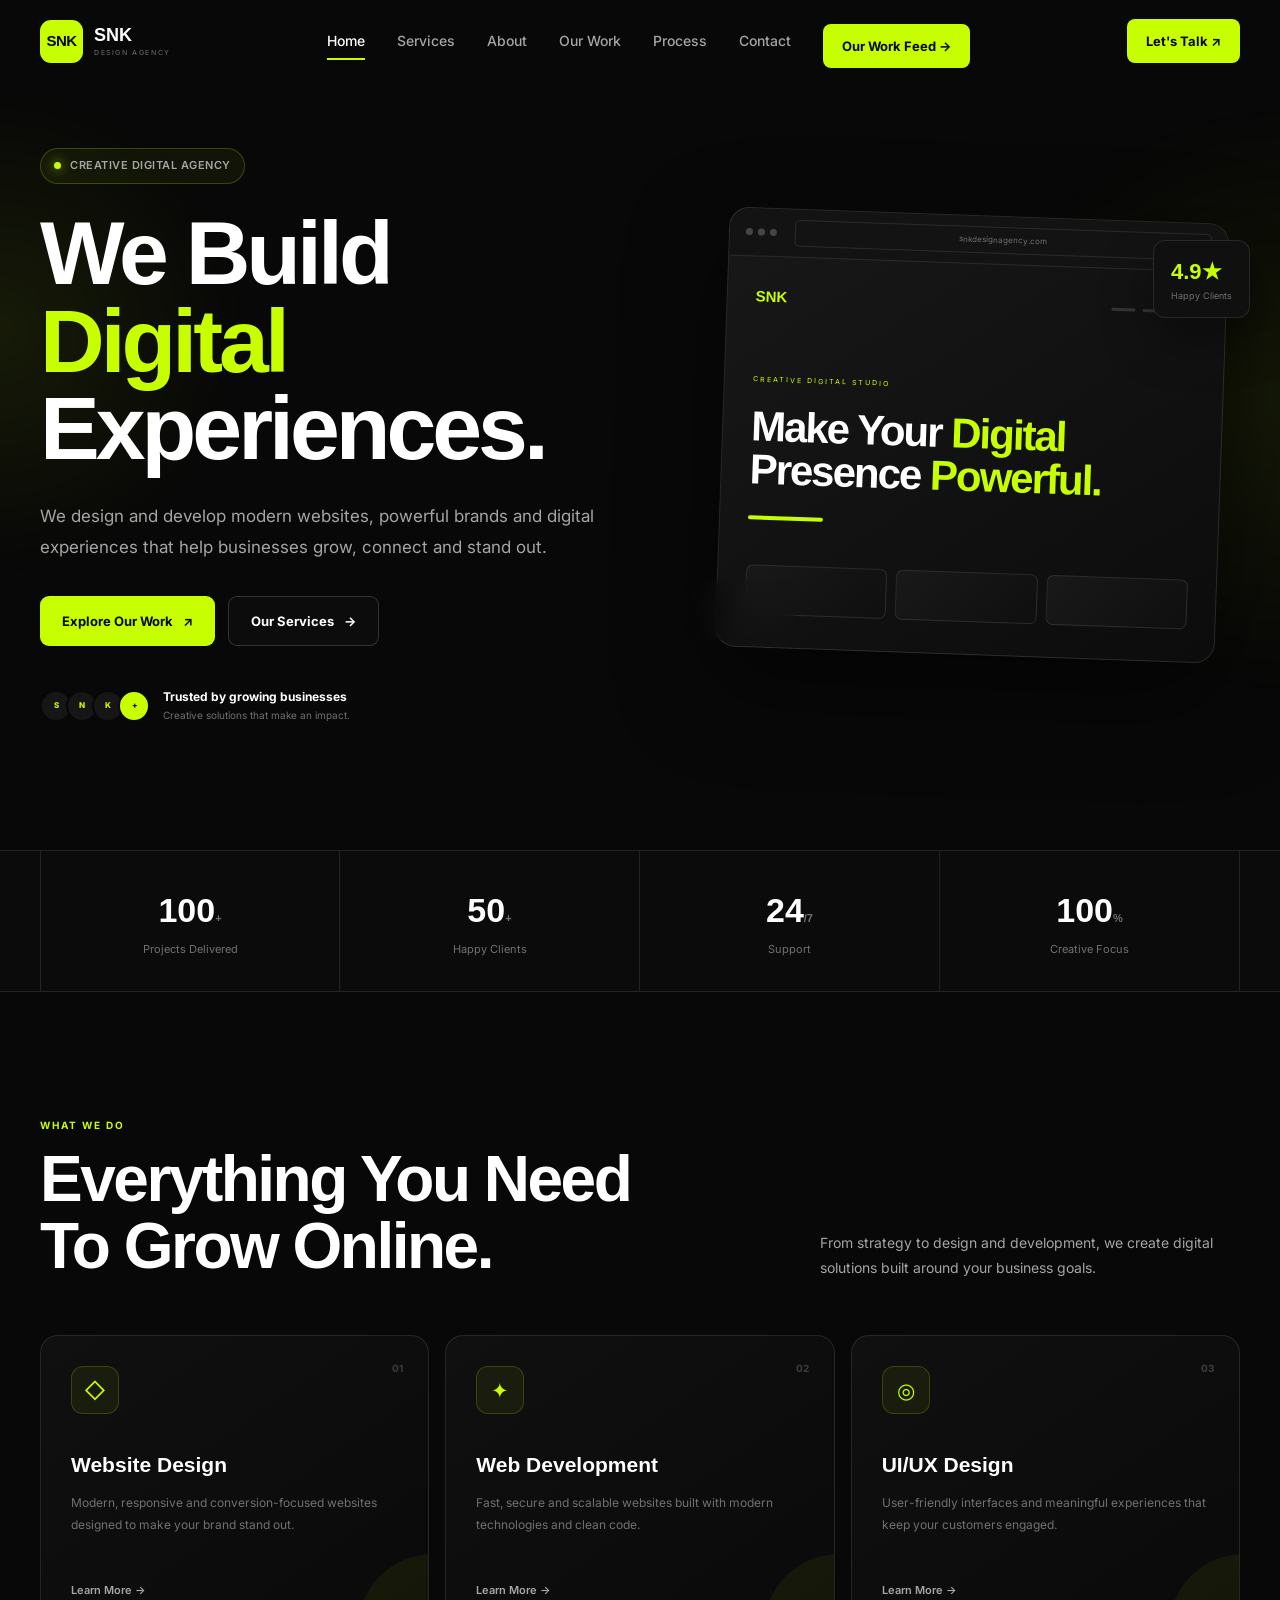
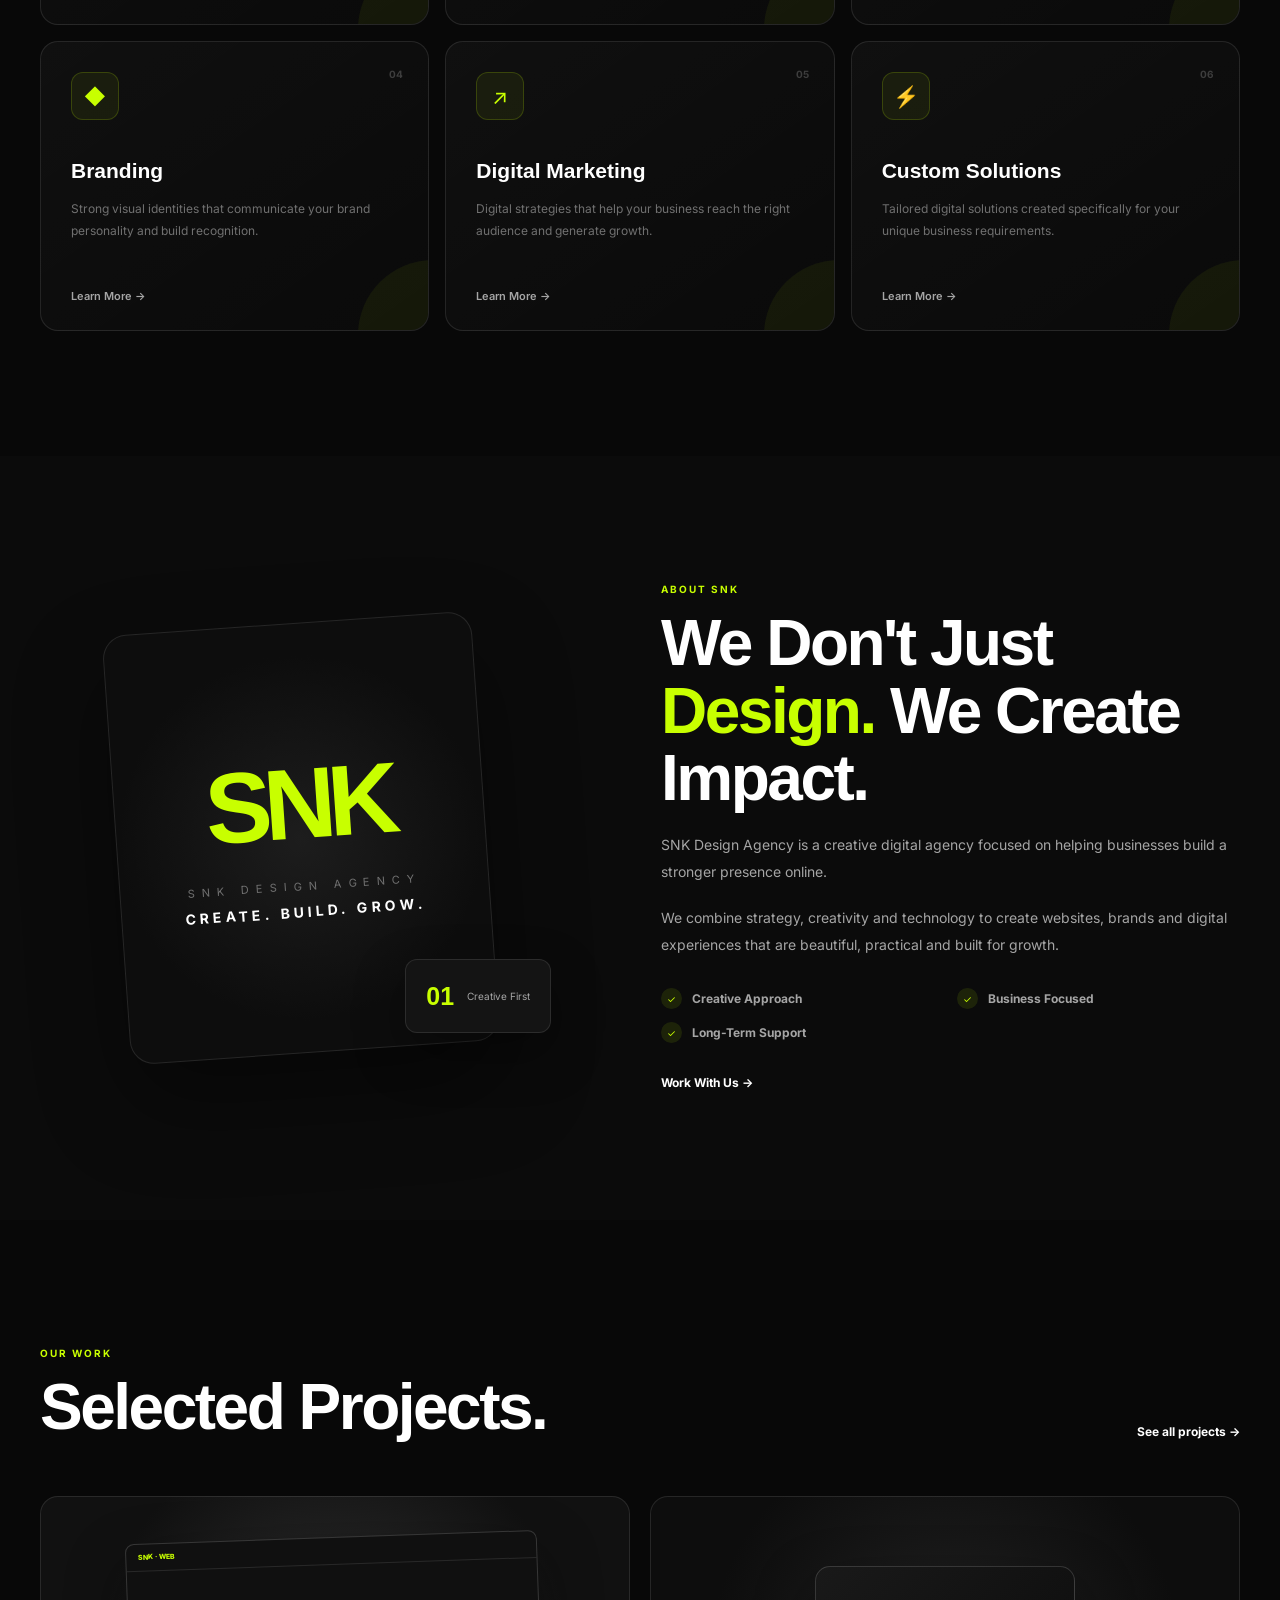
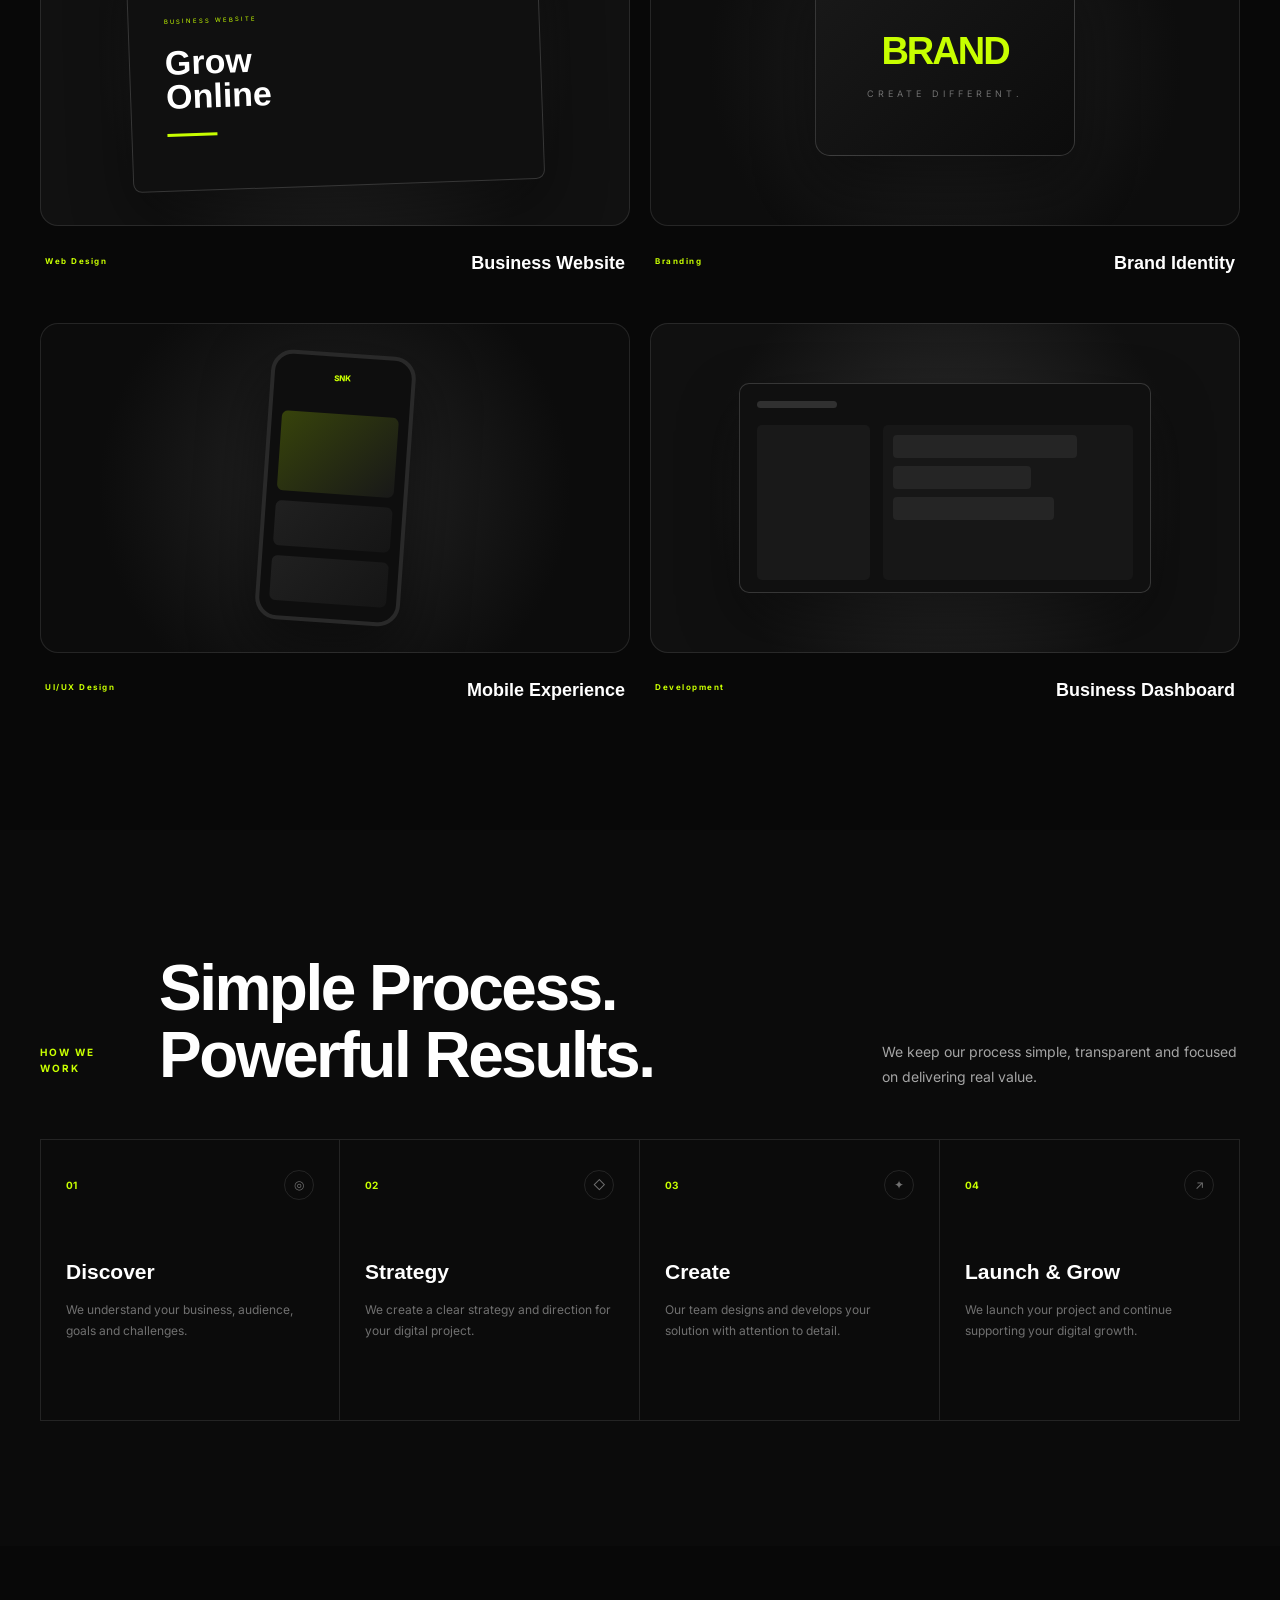
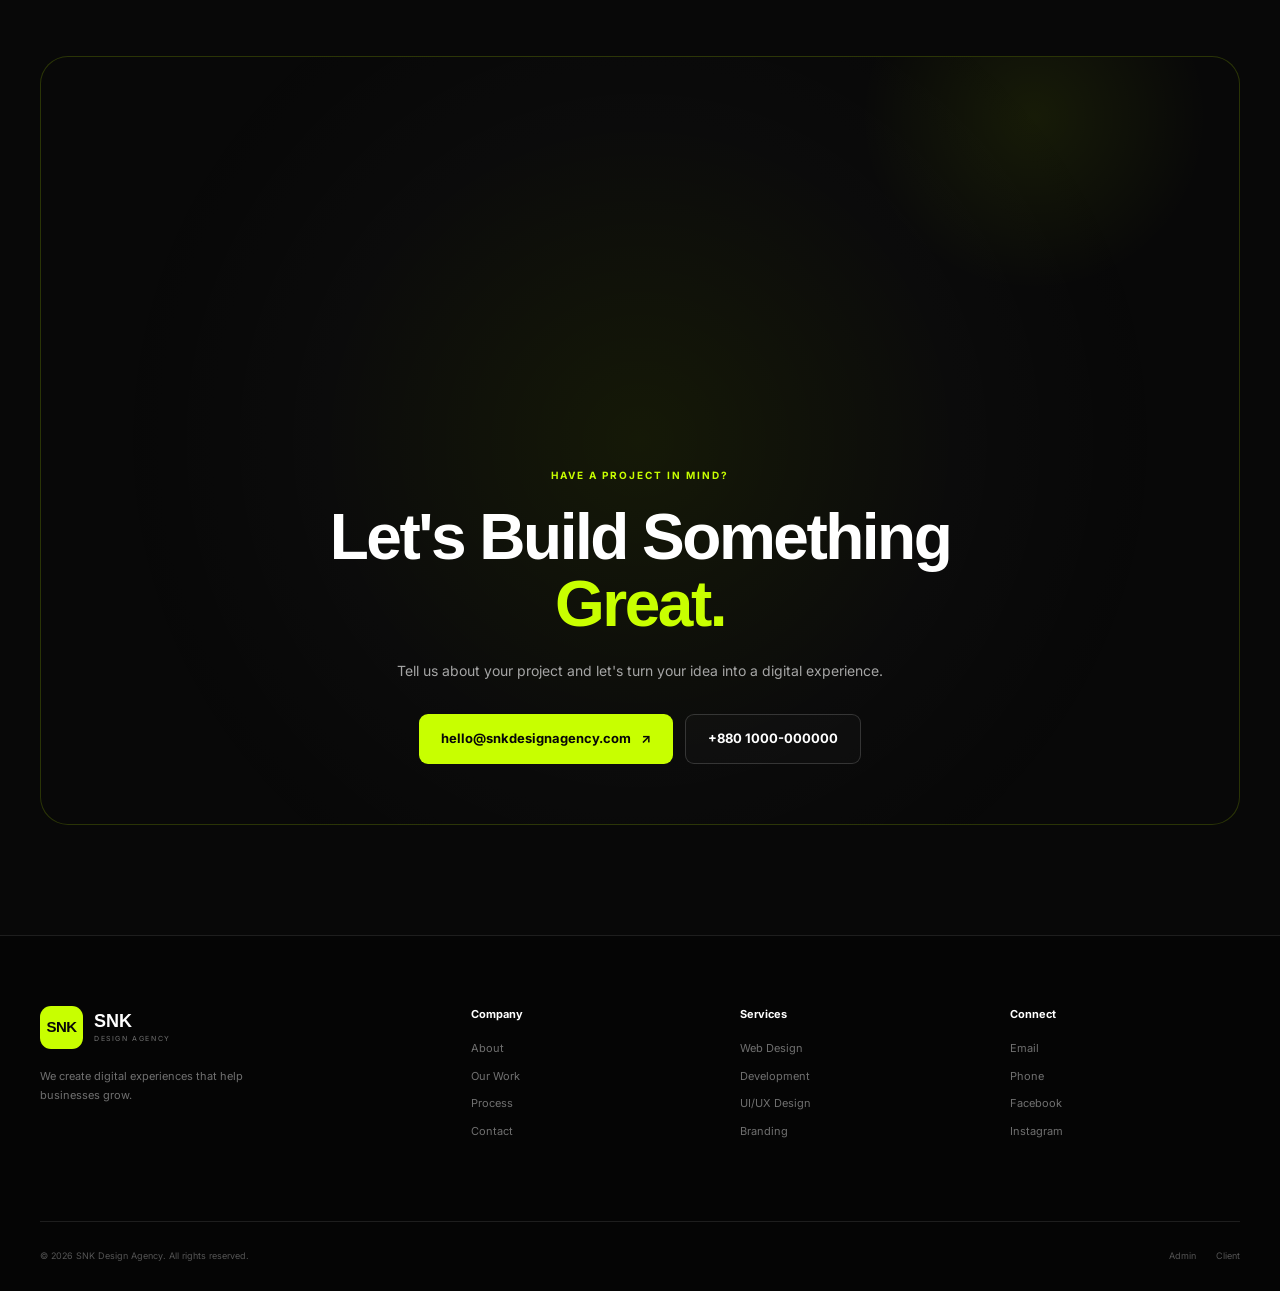
<file: index.html>
<!DOCTYPE html>
<html lang="en">
<head>
  <meta charset="UTF-8">

  <meta
    name="viewport"
    content="width=device-width, initial-scale=1.0"
  >

  <title>SNK Design Agency | We Build Digital Experiences</title>

  <meta
    name="description"
    content="SNK Design Agency — Creative websites, branding, UI/UX design and digital solutions for modern businesses."
  >

  <meta
    name="keywords"
    content="SNK Design Agency, web design, website development, UI UX, branding, digital agency"
  >

  <meta name="author" content="SNK Design Agency">

  <link rel="preconnect" href="https://fonts.googleapis.com">
  <link rel="preconnect" href="https://fonts.gstatic.com" crossorigin>

  <link
    href="https://fonts.googleapis.com/css2?family=Inter:wght@400;500;600;700;800;900&display=swap"
    rel="stylesheet"
  >

  <!-- Main CSS -->
  <link rel="stylesheet" href="style.css">
</head>

<body>

  <!-- =====================================================
       HEADER
       ===================================================== -->

  <header class="header" id="siteHeader">

    <div class="container nav-container">

      <a href="#home" class="logo">

        <div class="logo-mark">
          SNK
        </div>

        <div class="logo-text">
          <strong>SNK</strong>
          <span>DESIGN AGENCY</span>
        </div>

      </a>


      <nav class="nav-menu" id="mainNav">

        <a href="#home" class="nav-link active">
          Home
        </a>

        <a href="#services" class="nav-link">
          Services
        </a>

        <a href="#about" class="nav-link">
          About
        </a>

        <a href="#work" class="nav-link">
          Our Work
        </a>

        <a href="#process" class="nav-link">
          Process
        </a>

        <a href="#contact" class="nav-link">
          Contact
        </a>

        <a href="browse.html" class="nav-cta" style="margin-top:10px">
          Our Work Feed →
        </a>

      </nav>


      <a href="#contact" class="nav-cta">
        Let's Talk
        <span>↗</span>
      </a>


      <button
        class="menu-toggle"
        id="mobileMenuButton"
        type="button"
        aria-label="Open Menu"
        aria-expanded="false"
      >
        <span></span>
        <span></span>
        <span></span>
      </button>

    </div>

  </header>


  <!-- =====================================================
       HERO
       ===================================================== -->

  <main>

    <section class="hero" id="home">

      <div class="hero-glow glow-one"></div>
      <div class="hero-glow glow-two"></div>

      <div class="container hero-container">

        <div class="hero-content">

          <div class="hero-badge">
            <span class="badge-dot"></span>
            Creative Digital Agency
          </div>


          <h1>
            We Build
            <span>Digital</span>
            Experiences.
          </h1>


          <p class="hero-description">
            We design and develop modern websites, powerful brands
            and digital experiences that help businesses grow,
            connect and stand out.
          </p>


          <div class="hero-buttons">

            <a href="#work" class="btn btn-primary">
              Explore Our Work
              <span>↗</span>
            </a>

            <a href="#services" class="btn btn-outline">
              Our Services
              <span>→</span>
            </a>

          </div>


          <div class="hero-trust">

            <div class="trust-avatars">

              <span>S</span>
              <span>N</span>
              <span>K</span>
              <span>+</span>

            </div>

            <div class="trust-text">
              <strong>Trusted by growing businesses</strong>
              <small>Creative solutions that make an impact.</small>
            </div>

          </div>

        </div>


        <!-- HERO VISUAL -->

        <div class="hero-visual">

          <div class="main-card">

            <div class="browser-top">

              <div class="browser-dots">
                <i></i>
                <i></i>
                <i></i>
              </div>

              <div class="browser-address">
                snkdesignagency.com
              </div>

            </div>


            <div class="browser-content">

              <div class="mini-nav">
                <strong>SNK</strong>
                <div>
                  <span></span>
                  <span></span>
                  <span></span>
                </div>
              </div>


              <div class="mini-hero">

                <small>
                  CREATIVE DIGITAL STUDIO
                </small>

                <h3>
                  Make Your
                  <em>Digital</em>
                  Presence
                  <em>Powerful.</em>
                </h3>

                <div class="mini-line"></div>

              </div>


              <div class="mini-boxes">
                <div></div>
                <div></div>
                <div></div>
              </div>

            </div>

          </div>


          <div class="floating-card floating-one">

            <div class="floating-icon">
              ✓
            </div>

            <div>
              <strong>100+</strong>
              <span>Projects</span>
            </div>

          </div>


          <div class="floating-card floating-two">

            <strong>4.9★</strong>
            <span>Happy Clients</span>

          </div>

        </div>

      </div>

    </section>


    <!-- =====================================================
         STATS
         ===================================================== -->

    <section class="stats-section">

      <div class="container stats-grid">

        <div class="stat-item">
          <strong>100<span>+</span></strong>
          <span>Projects Delivered</span>
        </div>

        <div class="stat-item">
          <strong>50<span>+</span></strong>
          <span>Happy Clients</span>
        </div>

        <div class="stat-item">
          <strong>24<span>/7</span></strong>
          <span>Support</span>
        </div>

        <div class="stat-item">
          <strong>100<span>%</span></strong>
          <span>Creative Focus</span>
        </div>

      </div>

    </section>


    <!-- =====================================================
         SERVICES
         ===================================================== -->

    <section class="section services-section" id="services">

      <div class="container">

        <div class="section-heading">

          <div>
            <span class="section-label">
              WHAT WE DO
            </span>

            <h2>
              Everything You Need
              <br>
              To Grow Online.
            </h2>
          </div>

          <p>
            From strategy to design and development,
            we create digital solutions built around
            your business goals.
          </p>

        </div>


        <div class="services-grid">

          <article class="service-card">
            <div class="service-number">01</div>
            <div class="service-icon">◇</div>
            <h3>Website Design</h3>
            <p>Modern, responsive and conversion-focused websites designed to make your brand stand out.</p>
            <a href="#contact">Learn More →</a>
          </article>

          <article class="service-card">
            <div class="service-number">02</div>
            <div class="service-icon">✦</div>
            <h3>Web Development</h3>
            <p>Fast, secure and scalable websites built with modern technologies and clean code.</p>
            <a href="#contact">Learn More →</a>
          </article>

          <article class="service-card">
            <div class="service-number">03</div>
            <div class="service-icon">◎</div>
            <h3>UI/UX Design</h3>
            <p>User-friendly interfaces and meaningful experiences that keep your customers engaged.</p>
            <a href="#contact">Learn More →</a>
          </article>

          <article class="service-card">
            <div class="service-number">04</div>
            <div class="service-icon">◆</div>
            <h3>Branding</h3>
            <p>Strong visual identities that communicate your brand personality and build recognition.</p>
            <a href="#contact">Learn More →</a>
          </article>

          <article class="service-card">
            <div class="service-number">05</div>
            <div class="service-icon">↗</div>
            <h3>Digital Marketing</h3>
            <p>Digital strategies that help your business reach the right audience and generate growth.</p>
            <a href="#contact">Learn More →</a>
          </article>

          <article class="service-card">
            <div class="service-number">06</div>
            <div class="service-icon">⚡</div>
            <h3>Custom Solutions</h3>
            <p>Tailored digital solutions created specifically for your unique business requirements.</p>
            <a href="#contact">Learn More →</a>
          </article>

        </div>

      </div>

    </section>


    <!-- =====================================================
         ABOUT
         ===================================================== -->

    <section class="section about-section" id="about">

      <div class="container about-grid">

        <div class="about-visual">

          <div class="about-main-card">
            <div class="about-logo">SNK</div>
            <span>SNK DESIGN AGENCY</span>
            <strong>CREATE. BUILD. GROW.</strong>
          </div>

          <div class="about-small-card">
            <strong>01</strong>
            <span>Creative First</span>
          </div>

        </div>


        <div class="about-content">

          <span class="section-label">ABOUT SNK</span>

          <h2>
            We Don't Just
            <span>Design.</span>
            We Create Impact.
          </h2>

          <p>
            SNK Design Agency is a creative digital agency
            focused on helping businesses build a stronger
            presence online.
          </p>

          <p>
            We combine strategy, creativity and technology
            to create websites, brands and digital experiences
            that are beautiful, practical and built for growth.
          </p>


          <div class="about-features">

            <div>
              <span>✓</span>
              <div><strong>Creative Approach</strong></div>
            </div>

            <div>
              <span>✓</span>
              <div><strong>Business Focused</strong></div>
            </div>

            <div>
              <span>✓</span>
              <div><strong>Long-Term Support</strong></div>
            </div>

          </div>


          <a href="#contact" class="text-link">
            Work With Us →
          </a>

        </div>

      </div>

    </section>


    <!-- =====================================================
         WORK
         ===================================================== -->

    <section class="section work-section" id="work">

      <div class="container">

        <div class="section-heading">

          <div>
            <span class="section-label">OUR WORK</span>
            <h2>Selected Projects.</h2>
          </div>

          <a href="browse.html" class="text-link">
            See all projects →
          </a>

        </div>


        <div class="work-grid">

          <article class="work-card">
            <div class="work-image project-one">
              <div class="project-browser">
                <div class="project-header">SNK · WEB</div>
                <div class="project-content">
                  <small>BUSINESS WEBSITE</small>
                  <strong>Grow<br>Online</strong>
                  <span></span>
                </div>
              </div>
            </div>
            <div class="work-info">
              <span>Web Design</span>
              <h3>Business Website</h3>
            </div>
          </article>

          <article class="work-card">
            <div class="work-image project-two">
              <div class="brand-preview">
                <strong>BRAND</strong>
                <span>CREATE DIFFERENT.</span>
              </div>
            </div>
            <div class="work-info">
              <span>Branding</span>
              <h3>Brand Identity</h3>
            </div>
          </article>

          <article class="work-card">
            <div class="work-image project-three">
              <div class="mobile-screen">
                <div class="mobile-top">SNK</div>
                <div class="mobile-content">
                  <span></span>
                  <span></span>
                  <span></span>
                </div>
              </div>
            </div>
            <div class="work-info">
              <span>UI/UX Design</span>
              <h3>Mobile Experience</h3>
            </div>
          </article>

          <article class="work-card">
            <div class="work-image project-four">
              <div class="project-ui">
                <div class="ui-top"></div>
                <div class="ui-columns">
                  <div></div>
                  <div>
                    <span></span>
                    <span></span>
                    <span></span>
                  </div>
                </div>
              </div>
            </div>
            <div class="work-info">
              <span>Development</span>
              <h3>Business Dashboard</h3>
            </div>
          </article>

        </div>

      </div>

    </section>


    <!-- =====================================================
         PROCESS
         ===================================================== -->

    <section class="section process-section" id="process">

      <div class="container">

        <div class="section-heading process-heading">
          <span class="section-label">HOW WE WORK</span>
          <h2>Simple Process. Powerful Results.</h2>
          <p>We keep our process simple, transparent and focused on delivering real value.</p>
        </div>


        <div class="process-grid">

          <div class="process-item">
            <div class="process-top"><span>01</span><div>◎</div></div>
            <h3>Discover</h3>
            <p>We understand your business, audience, goals and challenges.</p>
          </div>

          <div class="process-item">
            <div class="process-top"><span>02</span><div>◇</div></div>
            <h3>Strategy</h3>
            <p>We create a clear strategy and direction for your digital project.</p>
          </div>

          <div class="process-item">
            <div class="process-top"><span>03</span><div>✦</div></div>
            <h3>Create</h3>
            <p>Our team designs and develops your solution with attention to detail.</p>
          </div>

          <div class="process-item">
            <div class="process-top"><span>04</span><div>↗</div></div>
            <h3>Launch & Grow</h3>
            <p>We launch your project and continue supporting your digital growth.</p>
          </div>

        </div>

      </div>

    </section>


    <!-- =====================================================
         CTA
         ===================================================== -->

    <section class="cta-section" id="contact">

      <div class="container">

        <div class="cta-box">

          <div class="cta-glow"></div>

          <span class="section-label">HAVE A PROJECT IN MIND?</span>

          <h2>
            Let's Build Something
            <span>Great.</span>
          </h2>

          <p>
            Tell us about your project and let's turn
            your idea into a digital experience.
          </p>


          <div class="cta-buttons">

            <a href="mailto:hello@snkdesignagency.com" class="btn btn-primary">
              hello@snkdesignagency.com
              <span>↗</span>
            </a>

            <a href="tel:+8801000000000" class="btn btn-outline">
              +880 1000-000000
            </a>

          </div>

        </div>

      </div>

    </section>

  </main>


  <!-- =====================================================
       FOOTER
       ===================================================== -->

  <footer class="footer">

    <div class="container footer-top">

      <div class="footer-brand">

        <a href="#home" class="logo">
          <div class="logo-mark">SNK</div>
          <div class="logo-text"><strong>SNK</strong><span>DESIGN AGENCY</span></div>
        </a>

        <p>We create digital experiences that help businesses grow.</p>

      </div>


      <div class="footer-column">
        <h4>Company</h4>
        <a href="#about">About</a>
        <a href="#work">Our Work</a>
        <a href="#process">Process</a>
        <a href="#contact">Contact</a>
      </div>


      <div class="footer-column">
        <h4>Services</h4>
        <a href="#services">Web Design</a>
        <a href="#services">Development</a>
        <a href="#services">UI/UX Design</a>
        <a href="#services">Branding</a>
      </div>


      <div class="footer-column">
        <h4>Connect</h4>
        <a href="mailto:hello@snkdesignagency.com">Email</a>
        <a href="tel:+8801000000000">Phone</a>
        <a href="#" target="_blank">Facebook</a>
        <a href="#" target="_blank">Instagram</a>
      </div>

    </div>


    <div class="container footer-bottom">

      <p>© <span data-current-year></span> SNK Design Agency. All rights reserved.</p>

      <div>
        <a href="admin-login.html">Admin</a>
        <a href="client.html">Client</a>
      </div>

    </div>

  </footer>

  <script src="script.js"></script>

</body>
</html>
</file>
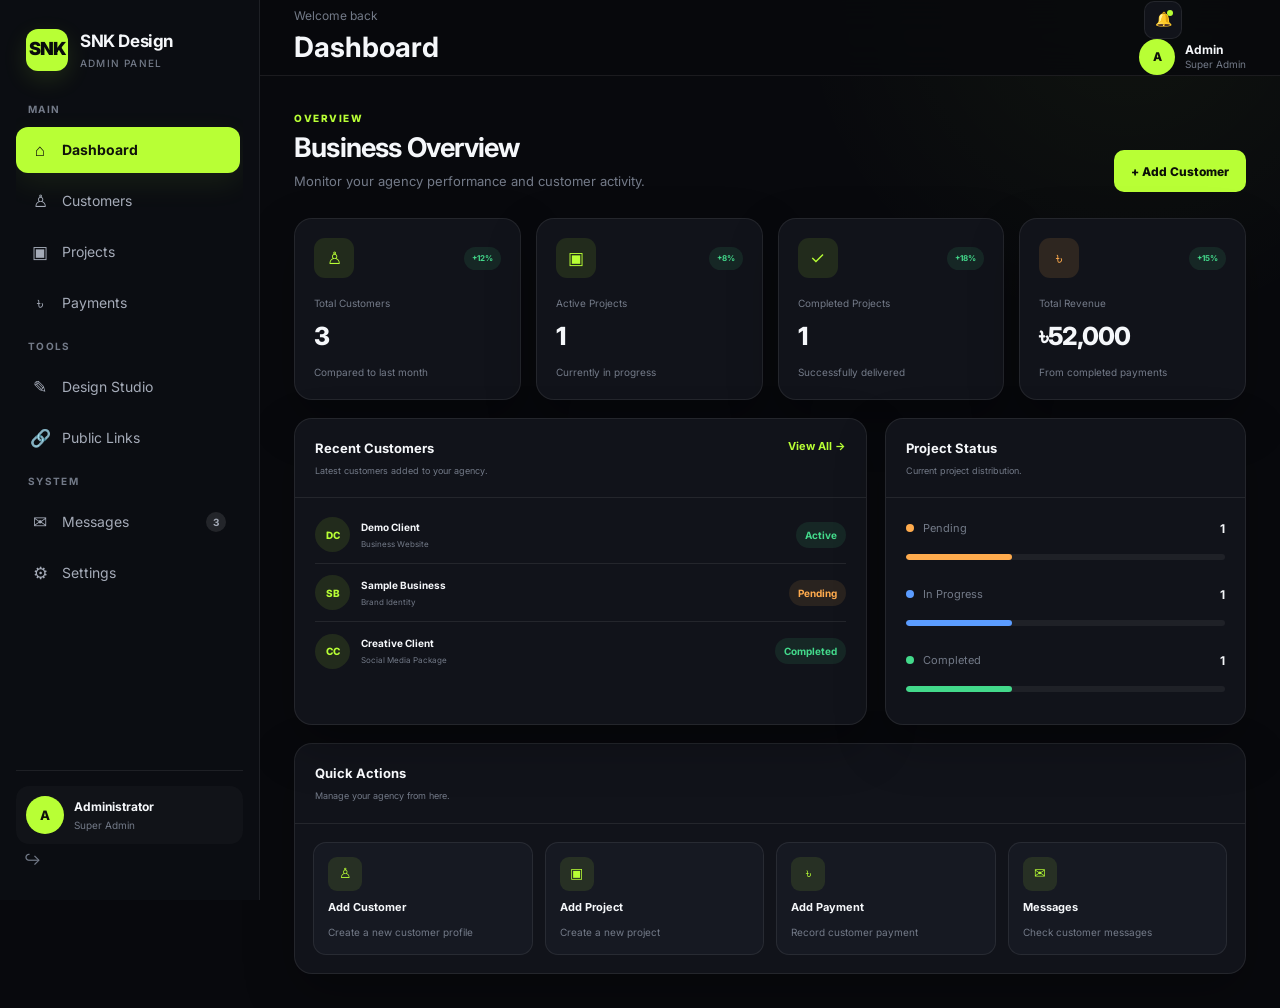
<file: admin.html>
<!DOCTYPE html>
<html lang="en">
<head>
  <meta charset="UTF-8">
  <meta name="viewport" content="width=device-width, initial-scale=1.0">
  <title>Admin Dashboard | SNK Design Agency</title>
  <meta name="description" content="SNK Design Agency Admin Dashboard">

  <link rel="preconnect" href="https://fonts.googleapis.com">
  <link href="https://fonts.googleapis.com/css2?family=Inter:wght@400;500;600;700;800&family=Space+Grotesk:wght@500;600;700&display=swap" rel="stylesheet">

  <link rel="stylesheet" href="admin.css">
</head>
<body>

  <div class="sidebar-overlay" id="sidebarOverlay"></div>

  <aside class="sidebar" id="sidebar">

    <div class="sidebar-logo">
      <div class="logo-mark">SNK</div>
      <div class="logo-text"><strong>SNK Design</strong><span>ADMIN PANEL</span></div>
    </div>

    <nav class="sidebar-nav">

      <p class="nav-label">MAIN</p>

      <button class="side-link active" data-section="dashboard">
        <span class="side-icon">⌂</span><span>Dashboard</span>
      </button>

      <button class="side-link" data-section="customers">
        <span class="side-icon">♙</span><span>Customers</span>
      </button>

      <button class="side-link" data-section="projects">
        <span class="side-icon">▣</span><span>Projects</span>
      </button>

      <button class="side-link" data-section="payments">
        <span class="side-icon">৳</span><span>Payments</span>
      </button>

      <p class="nav-label nav-label-space">TOOLS</p>

      <a class="side-link" href="design-system.html">
        <span class="side-icon">✎</span><span>Design Studio</span>
      </a>

      <a class="side-link" href="links-admin.html">
        <span class="side-icon">🔗</span><span>Public Links</span>
      </a>

      <p class="nav-label nav-label-space">SYSTEM</p>

      <button class="side-link" data-section="messages">
        <span class="side-icon">✉</span><span>Messages</span>
        <span class="notification-count">3</span>
      </button>

      <button class="side-link" data-section="settings">
        <span class="side-icon">⚙</span><span>Settings</span>
      </button>

    </nav>

    <div class="sidebar-bottom">
      <div class="admin-profile">
        <div class="admin-avatar">A</div>
        <div class="admin-info"><strong>Administrator</strong><span>Super Admin</span></div>
      </div>
      <button class="logout-button" id="logoutButton"><span>↪</span></button>
    </div>

  </aside>

  <main class="main-content">

    <header class="topbar">
      <div class="topbar-left">
        <button class="mobile-menu-button" id="mobileMenuButton" aria-label="Open menu">☰</button>
        <div>
          <p class="topbar-small">Welcome back</p>
          <h1 id="pageTitle">Dashboard</h1>
        </div>
      </div>

      <div class="topbar-right">
        <button class="icon-button" id="notificationButton" aria-label="Notifications">
          🔔<span class="notification-dot"></span>
        </button>
        <div class="top-admin">
          <div class="top-admin-avatar">A</div>
          <div class="top-admin-info"><strong>Admin</strong><span>Super Admin</span></div>
        </div>
      </div>
    </header>

    <!-- DASHBOARD -->
    <section class="content-section active" id="dashboard">

      <div class="section-header">
        <div>
          <span class="section-label">OVERVIEW</span>
          <h2>Business Overview</h2>
          <p>Monitor your agency performance and customer activity.</p>
        </div>
        <button class="primary-button" id="addCustomerTop">+ Add Customer</button>
      </div>

      <div class="stats-cards">
        <div class="stat-card">
          <div class="stat-top"><div class="stat-icon">♙</div><span class="stat-badge positive">+12%</span></div>
          <p>Total Customers</p><h3 id="totalCustomers">0</h3><small>Compared to last month</small>
        </div>
        <div class="stat-card">
          <div class="stat-top"><div class="stat-icon">▣</div><span class="stat-badge positive">+8%</span></div>
          <p>Active Projects</p><h3 id="activeProjects">0</h3><small>Currently in progress</small>
        </div>
        <div class="stat-card">
          <div class="stat-top"><div class="stat-icon">✓</div><span class="stat-badge positive">+18%</span></div>
          <p>Completed Projects</p><h3 id="completedProjects">0</h3><small>Successfully delivered</small>
        </div>
        <div class="stat-card">
          <div class="stat-top"><div class="stat-icon money">৳</div><span class="stat-badge positive">+15%</span></div>
          <p>Total Revenue</p><h3>৳<span id="totalRevenue">0</span></h3><small>From completed payments</small>
        </div>
      </div>

      <div class="dashboard-grid">
        <div class="dashboard-card">
          <div class="card-header">
            <div><h3>Recent Customers</h3><p>Latest customers added to your agency.</p></div>
            <button class="text-button" data-go="customers">View All →</button>
          </div>
          <div class="customer-list" id="recentCustomers"></div>
        </div>

        <div class="dashboard-card">
          <div class="card-header"><div><h3>Project Status</h3><p>Current project distribution.</p></div></div>
          <div class="project-status">
            <div class="status-row"><div class="status-name"><span class="status-dot pending"></span>Pending</div><strong id="pendingCount">0</strong></div>
            <div class="status-progress"><span id="pendingProgress" class="progress-pending"></span></div>
            <div class="status-row"><div class="status-name"><span class="status-dot working"></span>In Progress</div><strong id="progressCount">0</strong></div>
            <div class="status-progress"><span id="progressProgress" class="progress-working"></span></div>
            <div class="status-row"><div class="status-name"><span class="status-dot completed"></span>Completed</div><strong id="statusCompletedCount">0</strong></div>
            <div class="status-progress"><span id="completedProgress" class="progress-completed"></span></div>
          </div>
        </div>
      </div>

      <div class="dashboard-card quick-card">
        <div class="card-header"><div><h3>Quick Actions</h3><p>Manage your agency from here.</p></div></div>
        <div class="quick-actions">
          <button class="quick-action" data-action="customer"><span>♙</span><strong>Add Customer</strong><small>Create a new customer profile</small></button>
          <button class="quick-action" data-action="project"><span>▣</span><strong>Add Project</strong><small>Create a new project</small></button>
          <button class="quick-action" data-action="payment"><span>৳</span><strong>Add Payment</strong><small>Record customer payment</small></button>
          <button class="quick-action" data-action="message"><span>✉</span><strong>Messages</strong><small>Check customer messages</small></button>
        </div>
      </div>
    </section>

    <!-- CUSTOMERS -->
    <section class="content-section" id="customers">
      <div class="section-header">
        <div>
          <span class="section-label">CUSTOMER MANAGEMENT</span>
          <h2>Customers</h2>
          <p>Add, edit and manage your agency customers.</p>
        </div>
        <button class="primary-button" id="addCustomerButton">+ Add Customer</button>
      </div>

      <div class="toolbar">
        <div class="search-box"><span>⌕</span><input type="search" id="customerSearch" placeholder="Search customers..."></div>
        <select id="customerStatusFilter">
          <option value="all">All Status</option><option value="active">Active</option>
          <option value="completed">Completed</option><option value="pending">Pending</option>
        </select>
        <select id="customerCategoryFilter">
          <option value="all">All Categories</option><option value="Web Design">Web Design</option>
          <option value="Graphic Design">Graphic Design</option><option value="Branding">Branding</option>
          <option value="Digital Marketing">Digital Marketing</option>
        </select>
      </div>

      <div class="table-card">
        <div class="table-wrapper">
          <table>
            <thead><tr><th>Customer</th><th>Contact</th><th>Category</th><th>Project</th><th>Status</th><th>Payment</th><th>Action</th></tr></thead>
            <tbody id="customerTableBody"></tbody>
          </table>
        </div>
      </div>
    </section>

    <!-- PROJECTS -->
    <section class="content-section" id="projects">
      <div class="section-header">
        <div>
          <span class="section-label">PROJECT MANAGEMENT</span>
          <h2>Projects</h2>
          <p>Track all agency projects and their progress.</p>
        </div>
        <button class="primary-button" id="addProjectButton">+ Add Project</button>
      </div>

      <div class="project-grid">
        <div class="project-card">
          <div class="project-card-top"><span class="project-category">WEB DESIGN</span><span class="status-pill working">In Progress</span></div>
          <h3>Business Website</h3><p>Modern responsive business website.</p>
          <div class="project-meta"><span>Client: Demo Client</span><span>65%</span></div>
          <div class="project-progress"><span style="width:65%"></span></div>
        </div>
        <div class="project-card">
          <div class="project-card-top"><span class="project-category">BRANDING</span><span class="status-pill pending">Pending</span></div>
          <h3>Brand Identity</h3><p>Logo and complete visual identity.</p>
          <div class="project-meta"><span>Client: Demo Client</span><span>20%</span></div>
          <div class="project-progress"><span style="width:20%"></span></div>
        </div>
        <div class="project-card">
          <div class="project-card-top"><span class="project-category">GRAPHIC DESIGN</span><span class="status-pill completed">Completed</span></div>
          <h3>Social Media Package</h3><p>Social media post and campaign designs.</p>
          <div class="project-meta"><span>Client: Demo Client</span><span>100%</span></div>
          <div class="project-progress"><span style="width:100%"></span></div>
        </div>
      </div>
    </section>

    <!-- PAYMENTS -->
    <section class="content-section" id="payments">
      <div class="section-header">
        <div>
          <span class="section-label">FINANCIAL</span>
          <h2>Payments</h2>
          <p>Monitor customer payments and revenue.</p>
        </div>
        <button class="primary-button" id="addPaymentButton">+ Add Payment</button>
      </div>

      <div class="payment-summary">
        <div class="payment-box"><span>Total Revenue</span><strong>৳<span id="paymentRevenue">0</span></strong></div>
        <div class="payment-box"><span>Paid</span><strong>৳<span id="paidRevenue">0</span></strong></div>
        <div class="payment-box"><span>Due</span><strong>৳<span id="dueRevenue">0</span></strong></div>
      </div>

      <div class="table-card">
        <div class="table-wrapper">
          <table>
            <thead><tr><th>Customer</th><th>Project</th><th>Total</th><th>Paid</th><th>Due</th><th>Status</th></tr></thead>
            <tbody id="paymentTableBody"><tr><td colspan="6"><div class="empty-state">No payment records yet.</div></td></tr></tbody>
          </table>
        </div>
      </div>
    </section>

    <!-- MESSAGES -->
    <section class="content-section" id="messages">
      <div class="section-header">
        <div>
          <span class="section-label">COMMUNICATION</span>
          <h2>Messages</h2>
          <p>Customer enquiries and messages.</p>
        </div>
      </div>
      <div class="messages-card">
        <div class="empty-state large">
          <div class="empty-icon">✉</div>
          <h3>No Messages Yet</h3>
          <p>Customer messages will appear here.</p>
        </div>
      </div>
    </section>

    <!-- SETTINGS -->
    <section class="content-section" id="settings">
      <div class="section-header">
        <div>
          <span class="section-label">SYSTEM</span>
          <h2>Settings</h2>
          <p>Manage your admin dashboard settings.</p>
        </div>
      </div>

      <div class="settings-grid">
        <div class="settings-card">
          <div class="settings-icon">◉</div>
          <div><h3>Admin Profile</h3><p>Manage administrator information.</p></div>
          <button class="secondary-button">Manage</button>
        </div>
        <div class="settings-card">
          <div class="settings-icon">🔐</div>
          <div><h3>Security</h3><p>Manage password and security settings.</p></div>
          <button class="secondary-button">Manage</button>
        </div>
        <div class="settings-card">
          <div class="settings-icon">✎</div>
          <div><h3>Design System</h3><p>Edit backgrounds, logo, cards and colors.</p></div>
          <a class="secondary-button" href="design-system.html">Open</a>
        </div>
      </div>
    </section>

  </main>

  <!-- ADD CUSTOMER MODAL -->
  <div class="modal" id="customerModal">
    <div class="modal-box">
      <div class="modal-header">
        <div><span class="section-label">CUSTOMER</span><h3 id="customerModalTitle">Add Customer</h3></div>
        <button class="modal-close" data-close-modal>×</button>
      </div>

      <form id="customerForm">
        <input type="hidden" id="customerId">
        <div class="form-grid">
          <div class="form-group"><label>Customer Name</label><input type="text" id="customerName" placeholder="Enter customer name" required></div>
          <div class="form-group"><label>Phone</label><input type="tel" id="customerPhone" placeholder="+880..." required></div>
          <div class="form-group"><label>Email</label><input type="email" id="customerEmail" placeholder="customer@email.com"></div>
          <div class="form-group">
            <label>Category</label>
            <select id="customerCategory">
              <option value="Web Design">Web Design</option><option value="Graphic Design">Graphic Design</option>
              <option value="Branding">Branding</option><option value="Digital Marketing">Digital Marketing</option>
            </select>
          </div>
          <div class="form-group"><label>Project Name</label><input type="text" id="customerProject" placeholder="Project name" required></div>
          <div class="form-group">
            <label>Status</label>
            <select id="customerStatus">
              <option value="pending">Pending</option><option value="active">Active</option><option value="completed">Completed</option>
            </select>
          </div>
          <div class="form-group"><label>Total Amount</label><input type="number" id="customerAmount" placeholder="0" min="0"></div>
          <div class="form-group">
            <label>Payment Status</label>
            <select id="customerPayment">
              <option value="unpaid">Unpaid</option><option value="partial">Partial</option><option value="paid">Paid</option>
            </select>
          </div>
        </div>

        <div class="form-group full">
          <label>Notes</label>
          <textarea id="customerNotes" rows="4" placeholder="Additional notes..."></textarea>
        </div>

        <div class="modal-actions">
          <button type="button" class="secondary-button" data-close-modal>Cancel</button>
          <button type="submit" class="primary-button">Save Customer</button>
        </div>
      </form>
    </div>
  </div>

  <div class="toast" id="toast">
    <span id="toastIcon">✓</span>
    <span id="toastMessage">Successfully saved.</span>
  </div>

  <script>
    const STORAGE_KEY = "snk_design_customers";
    let customers = JSON.parse(localStorage.getItem(STORAGE_KEY)) || [];

    const sidebar = document.getElementById("sidebar");
    const sidebarOverlay = document.getElementById("sidebarOverlay");
    const mobileMenuButton = document.getElementById("mobileMenuButton");
    const pageTitle = document.getElementById("pageTitle");
    const sideLinks = document.querySelectorAll(".side-link[data-section]");
    const sections = document.querySelectorAll(".content-section");
    const customerModal = document.getElementById("customerModal");
    const customerForm = document.getElementById("customerForm");

    if (customers.length === 0) {
      customers = [
        { id: Date.now() + 1, name: "Demo Client", phone: "+880 1700-000000", email: "client@example.com",
          category: "Web Design", project: "Business Website", status: "active", amount: 25000, payment: "partial", notes: "Demo customer" },
        { id: Date.now() + 2, name: "Sample Business", phone: "+880 1800-000000", email: "business@example.com",
          category: "Branding", project: "Brand Identity", status: "pending", amount: 15000, payment: "unpaid", notes: "Demo customer" },
        { id: Date.now() + 3, name: "Creative Client", phone: "+880 1900-000000", email: "creative@example.com",
          category: "Graphic Design", project: "Social Media Package", status: "completed", amount: 12000, payment: "paid", notes: "Demo customer" }
      ];
      saveCustomers();
    }

    function saveCustomers() { localStorage.setItem(STORAGE_KEY, JSON.stringify(customers)); }

    function showSection(sectionId) {
      sections.forEach(s => s.classList.toggle("active", s.id === sectionId));
      sideLinks.forEach(l => l.classList.toggle("active", l.dataset.section === sectionId));
      const titles = { dashboard: "Dashboard", customers: "Customers", projects: "Projects", payments: "Payments", messages: "Messages", settings: "Settings" };
      pageTitle.textContent = titles[sectionId] || "Dashboard";
      closeMobileSidebar();
      window.scrollTo({ top: 0, behavior: "smooth" });
    }

    sideLinks.forEach(link => link.addEventListener("click", () => showSection(link.dataset.section)));
    document.querySelectorAll("[data-go]").forEach(b => b.addEventListener("click", () => showSection(b.dataset.go)));

    function openMobileSidebar() { sidebar.classList.add("open"); sidebarOverlay.classList.add("active"); }
    function closeMobileSidebar() { sidebar.classList.remove("open"); sidebarOverlay.classList.remove("active"); }
    mobileMenuButton.addEventListener("click", openMobileSidebar);
    sidebarOverlay.addEventListener("click", closeMobileSidebar);

    function openCustomerModal(customer = null) {
      customerModal.classList.add("active");
      if (customer) {
        document.getElementById("customerModalTitle").textContent = "Edit Customer";
        document.getElementById("customerId").value = customer.id;
        document.getElementById("customerName").value = customer.name;
        document.getElementById("customerPhone").value = customer.phone;
        document.getElementById("customerEmail").value = customer.email;
        document.getElementById("customerCategory").value = customer.category;
        document.getElementById("customerProject").value = customer.project;
        document.getElementById("customerStatus").value = customer.status;
        document.getElementById("customerAmount").value = customer.amount;
        document.getElementById("customerPayment").value = customer.payment;
        document.getElementById("customerNotes").value = customer.notes || "";
      } else {
        document.getElementById("customerModalTitle").textContent = "Add Customer";
        customerForm.reset();
        document.getElementById("customerId").value = "";
      }
    }
    function closeCustomerModal() { customerModal.classList.remove("active"); }

    document.querySelectorAll("[data-close-modal]").forEach(b => b.addEventListener("click", closeCustomerModal));
    customerModal.addEventListener("click", e => { if (e.target === customerModal) closeCustomerModal(); });
    document.getElementById("addCustomerTop").addEventListener("click", () => openCustomerModal());
    document.getElementById("addCustomerButton").addEventListener("click", () => openCustomerModal());

    customerForm.addEventListener("submit", event => {
      event.preventDefault();
      const id = document.getElementById("customerId").value;
      const customerData = {
        id: id ? Number(id) : Date.now(),
        name: document.getElementById("customerName").value.trim(),
        phone: document.getElementById("customerPhone").value.trim(),
        email: document.getElementById("customerEmail").value.trim(),
        category: document.getElementById("customerCategory").value,
        project: document.getElementById("customerProject").value.trim(),
        status: document.getElementById("customerStatus").value,
        amount: Number(document.getElementById("customerAmount").value) || 0,
        payment: document.getElementById("customerPayment").value,
        notes: document.getElementById("customerNotes").value.trim()
      };
      if (id) {
        customers = customers.map(c => c.id === Number(id) ? customerData : c);
        showToast("Customer updated successfully.");
      } else {
        customers.unshift(customerData);
        showToast("Customer added successfully.");
      }
      saveCustomers(); renderCustomers(); updateDashboard(); closeCustomerModal();
    });

    function renderCustomers() {
      const tbody = document.getElementById("customerTableBody");
      const search = document.getElementById("customerSearch").value.toLowerCase().trim();
      const status = document.getElementById("customerStatusFilter").value;
      const category = document.getElementById("customerCategoryFilter").value;

      const filtered = customers.filter(c => {
        const matchesSearch = c.name.toLowerCase().includes(search) || c.phone.toLowerCase().includes(search) || c.project.toLowerCase().includes(search);
        const matchesStatus = status === "all" || c.status === status;
        const matchesCategory = category === "all" || c.category === category;
        return matchesSearch && matchesStatus && matchesCategory;
      });

      if (filtered.length === 0) {
        tbody.innerHTML = `<tr><td colspan="7"><div class="empty-state">No customers found.</div></td></tr>`;
        return;
      }

      tbody.innerHTML = filtered.map(c => `
        <tr>
          <td><div class="table-customer"><div class="customer-avatar">${getInitials(c.name)}</div>
            <div><strong>${escapeHtml(c.name)}</strong><span> ID #${c.id}</span></div></div></td>
          <td><div class="contact-info"><span>${escapeHtml(c.phone)}</span><small>${escapeHtml(c.email || "No email")}</small></div></td>
          <td><span class="category-tag">${escapeHtml(c.category)}</span></td>
          <td>${escapeHtml(c.project)}</td>
          <td>${statusBadge(c.status)}</td>
          <td>${paymentBadge(c.payment)}</td>
          <td><div class="action-buttons">
            <button class="action-btn edit" onclick="editCustomer(${c.id})" title="Edit">✎</button>
            <button class="action-btn delete" onclick="deleteCustomer(${c.id})" title="Delete">×</button>
          </div></td>
        </tr>`).join("");
    }

    function getInitials(name) { return name.split(" ").slice(0, 2).map(w => w.charAt(0)).join("").toUpperCase(); }
    function statusBadge(status) {
      const labels = { pending: "Pending", active: "Active", completed: "Completed" };
      return `<span class="status-pill ${status}">${labels[status] || status}</span>`;
    }
    function paymentBadge(payment) {
      const labels = { unpaid: "Unpaid", partial: "Partial", paid: "Paid" };
      return `<span class="payment-pill ${payment}">${labels[payment] || payment}</span>`;
    }
    function escapeHtml(value) {
      return String(value).replaceAll("&", "&amp;").replaceAll("<", "&lt;").replaceAll(">", "&gt;").replaceAll('"', "&quot;").replaceAll("'", "&#039;");
    }

    window.editCustomer = function (id) { const c = customers.find(i => i.id === id); if (c) openCustomerModal(c); };
    window.deleteCustomer = function (id) {
      const c = customers.find(i => i.id === id); if (!c) return;
      if (!confirm(`Delete ${c.name}?`)) return;
      customers = customers.filter(i => i.id !== id);
      saveCustomers(); renderCustomers(); updateDashboard();
      showToast("Customer deleted successfully.");
    };

    function updateDashboard() {
      const total = customers.length;
      const active = customers.filter(c => c.status === "active").length;
      const completed = customers.filter(c => c.status === "completed").length;
      const pending = customers.filter(c => c.status === "pending").length;
      const revenue = customers.reduce((sum, c) => sum + Number(c.amount || 0), 0);

      document.getElementById("totalCustomers").textContent = total;
      document.getElementById("activeProjects").textContent = active;
      document.getElementById("completedProjects").textContent = completed;
      document.getElementById("totalRevenue").textContent = revenue.toLocaleString();
      document.getElementById("pendingCount").textContent = pending;
      document.getElementById("progressCount").textContent = active;
      document.getElementById("statusCompletedCount").textContent = completed;

      const totalProjects = Math.max(pending + active + completed, 1);
      document.getElementById("pendingProgress").style.width = `${(pending / totalProjects) * 100}%`;
      document.getElementById("progressProgress").style.width = `${(active / totalProjects) * 100}%`;
      document.getElementById("completedProgress").style.width = `${(completed / totalProjects) * 100}%`;

      updateRecentCustomers();
      updatePaymentSummary();
    }

    function updateRecentCustomers() {
      const container = document.getElementById("recentCustomers");
      const recent = customers.slice(0, 5);
      if (recent.length === 0) { container.innerHTML = `<div class="empty-state">No customers yet.</div>`; return; }
      container.innerHTML = recent.map(c => `
        <div class="recent-customer">
          <div class="customer-avatar">${getInitials(c.name)}</div>
          <div class="recent-info"><strong>${escapeHtml(c.name)}</strong><span>${escapeHtml(c.project)}</span></div>
          <div>${statusBadge(c.status)}</div>
        </div>`).join("");
    }

    function updatePaymentSummary() {
      const total = customers.reduce((sum, c) => sum + Number(c.amount || 0), 0);
      const paid = customers.reduce((sum, c) => {
        if (c.payment === "paid") return sum + Number(c.amount || 0);
        if (c.payment === "partial") return sum + Number(c.amount || 0) * 0.5;
        return sum;
      }, 0);
      const due = Math.max(total - paid, 0);

      document.getElementById("paymentRevenue").textContent = total.toLocaleString();
      document.getElementById("paidRevenue").textContent = Math.round(paid).toLocaleString();
      document.getElementById("dueRevenue").textContent = Math.round(due).toLocaleString();
      renderPaymentTable();
    }

    function renderPaymentTable() {
      const tbody = document.getElementById("paymentTableBody");
      if (customers.length === 0) {
        tbody.innerHTML = `<tr><td colspan="6"><div class="empty-state">No payment records yet.</div></td></tr>`;
        return;
      }
      tbody.innerHTML = customers.map(c => {
        const total = Number(c.amount || 0);
        let paid = 0;
        if (c.payment === "paid") paid = total;
        if (c.payment === "partial") paid = total * 0.5;
        const due = total - paid;
        return `<tr>
          <td>${escapeHtml(c.name)}</td><td>${escapeHtml(c.project)}</td>
          <td>৳${total.toLocaleString()}</td><td>৳${Math.round(paid).toLocaleString()}</td>
          <td>৳${Math.round(due).toLocaleString()}</td><td>${paymentBadge(c.payment)}</td>
        </tr>`;
      }).join("");
    }

    document.getElementById("customerSearch").addEventListener("input", renderCustomers);
    document.getElementById("customerStatusFilter").addEventListener("change", renderCustomers);
    document.getElementById("customerCategoryFilter").addEventListener("change", renderCustomers);

    document.querySelectorAll(".quick-action").forEach(button => {
      button.addEventListener("click", () => {
        const action = button.dataset.action;
        if (action === "customer") { showSection("customers"); openCustomerModal(); }
        if (action === "project") { showSection("projects"); showToast("Project management is ready for the next step."); }
        if (action === "payment") { showSection("payments"); showToast("Payment management is ready for the next step."); }
        if (action === "message") { showSection("messages"); }
      });
    });

    document.getElementById("addProjectButton").addEventListener("click", () => showToast("Project module will be connected next."));
    document.getElementById("addPaymentButton").addEventListener("click", () => showToast("Payment module will be connected next."));

    document.getElementById("logoutButton").addEventListener("click", () => {
      if (!confirm("Are you sure you want to logout?")) return;
      window.location.href = "admin-login.html";
    });

    function showToast(message) {
      const toast = document.getElementById("toast");
      document.getElementById("toastMessage").textContent = message;
      toast.classList.add("show");
      clearTimeout(window.toastTimer);
      window.toastTimer = setTimeout(() => toast.classList.remove("show"), 3000);
    }

    renderCustomers();
    updateDashboard();
  </script>

</body>
</html>
</file>
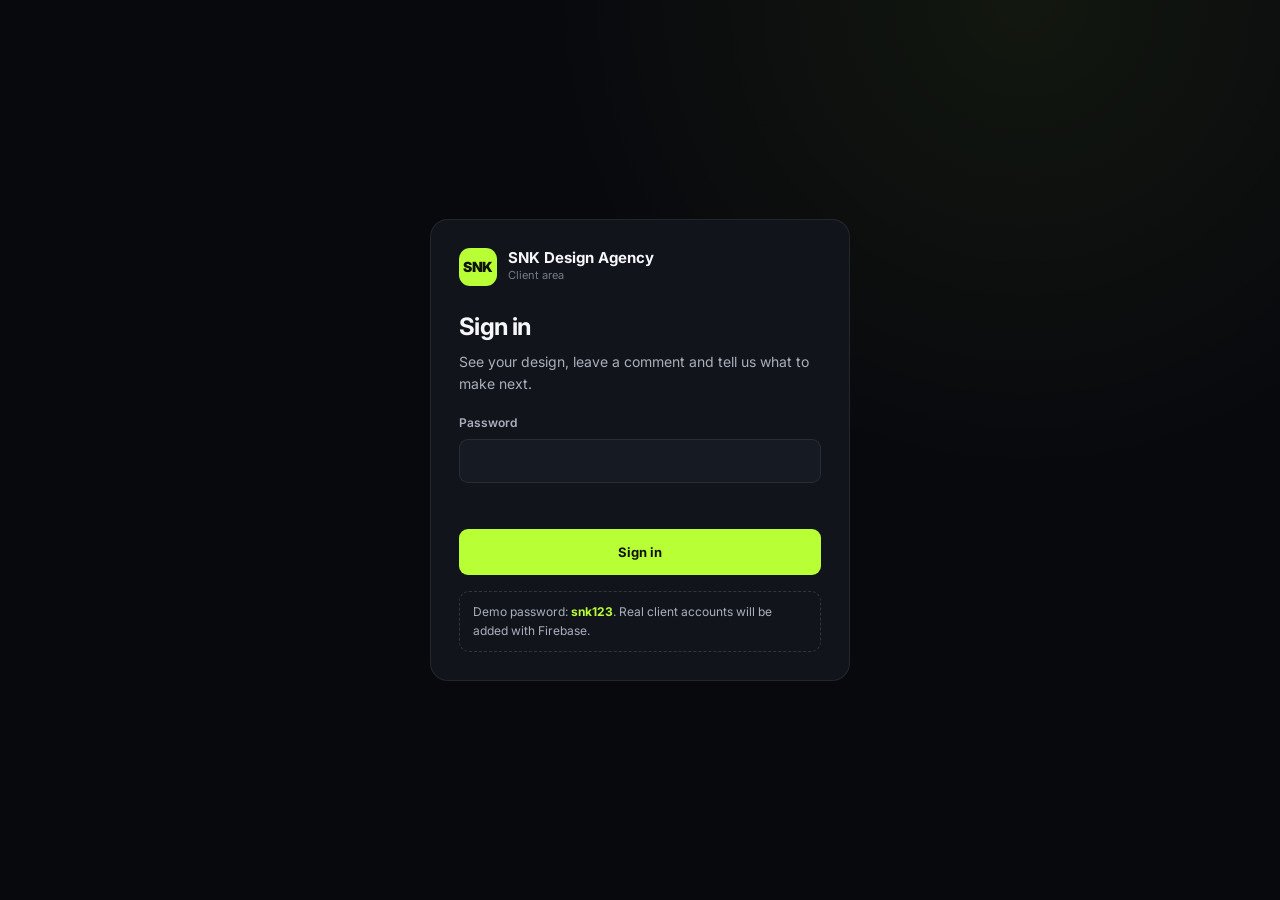
<file: client.html>
<!DOCTYPE html>
<html lang="en">
<head>
<meta charset="UTF-8">
<meta name="viewport" content="width=device-width, initial-scale=1, viewport-fit=cover">
<title>Client area | SNK Design Agency</title>

<link rel="preconnect" href="https://fonts.googleapis.com">
<link rel="preconnect" href="https://fonts.gstatic.com" crossorigin>
<link href="https://fonts.googleapis.com/css2?family=Hind+Siliguri:wght@400;500;600;700&family=Inter:wght@400;500;600;700;800&display=swap" rel="stylesheet">

<style>
:root{
  --bg:#08090d; --bg-soft:#0d0f14; --surface:#11141b; --surface-2:#161a22; --surface-3:#1b2029;
  --border:rgba(255,255,255,.08); --border-2:rgba(255,255,255,.14);
  --text:#f5f7fa; --soft:#a9afbb; --muted:#747c89;
  --primary:#b8ff35; --danger:#ff6262; --success:#43d98b; --t:.2s ease;
}
*{box-sizing:border-box;margin:0;padding:0}
body{font-family:Inter,"Hind Siliguri","Segoe UI",Roboto,Arial,sans-serif;background:var(--bg);color:var(--text);font-size:14px;line-height:1.55}
a{color:inherit;text-decoration:none}
button,input,textarea{font:inherit;color:inherit}
:focus-visible{outline:2px solid var(--primary);outline-offset:2px}
[hidden]{display:none!important}

.btn{min-height:40px;padding:0 16px;border:1px solid var(--border);border-radius:9px;background:var(--surface-2);font-size:13px;font-weight:700;display:inline-flex;align-items:center;justify-content:center;gap:8px;transition:var(--t);white-space:nowrap;cursor:pointer}
.btn:hover{background:var(--surface-3);border-color:var(--border-2)}
.btn.primary{background:var(--primary);border-color:transparent;color:#10130b}
.btn.primary:hover{background:#caff76}
.btn.sm{min-height:32px;padding:0 12px;font-size:12px}
.btn[aria-disabled="true"]{opacity:.5;pointer-events:none}
.btn:disabled{opacity:.55;cursor:not-allowed}
.brand{display:flex;align-items:center;gap:11px}
.brand-mark{width:38px;height:38px;border-radius:11px;background:var(--primary);color:#10130b;display:flex;align-items:center;justify-content:center;font-weight:900;font-size:14px;letter-spacing:-.5px}
.brand strong{display:block;font-size:15px;line-height:1.2}
.brand span{display:block;color:var(--muted);font-size:11px}

input[type=text],input[type=password],textarea{width:100%;border:1px solid var(--border);border-radius:9px;background:var(--surface-2);padding:0 13px;height:44px;font-size:14px;outline:none;transition:var(--t)}
textarea{height:auto;min-height:92px;padding:11px 13px;resize:vertical}
input:focus,textarea:focus{border-color:rgba(184,255,53,.55);box-shadow:0 0 0 3px rgba(184,255,53,.08)}
.field{display:flex;flex-direction:column;gap:6px}
.field>span{color:var(--soft);font-size:12px;font-weight:600}
.hint{color:var(--muted);font-size:12px}

/* ---------- login ---------- */
.gate{min-height:100dvh;display:grid;place-items:center;padding:24px;background:radial-gradient(circle at 80% 0%,rgba(184,255,53,.06),transparent 35%),var(--bg)}
.gate-box{width:min(420px,100%);border:1px solid var(--border);border-radius:18px;background:var(--surface);padding:28px}
.gate-box h1{font-size:24px;letter-spacing:-.6px;margin:22px 0 6px}
.gate-box p{color:var(--soft);margin-bottom:20px}
.gate-box form{display:flex;flex-direction:column;gap:14px}
.err{color:var(--danger);font-size:13px;min-height:18px}
.demo{margin-top:16px;padding:11px 13px;border:1px dashed var(--border-2);border-radius:10px;color:var(--soft);font-size:12px}
.demo b{color:var(--primary)}

/* ---------- app ---------- */
.top{position:sticky;top:0;z-index:40;background:rgba(8,9,13,.88);backdrop-filter:blur(14px);border-bottom:1px solid var(--border)}
.top .in{width:min(1180px,calc(100% - 32px));margin:0 auto;display:flex;align-items:center;gap:10px;min-height:66px}
.top .brand{margin-right:auto}
.wrap{width:min(1180px,calc(100% - 32px));margin:0 auto;padding:28px 0 90px}
.hello h1{font-size:clamp(24px,4vw,34px);letter-spacing:-.9px;line-height:1.15}
.hello p{margin-top:6px;color:var(--soft)}
.grid{display:grid;grid-template-columns:minmax(0,1.5fr) minmax(0,1fr);gap:20px;margin-top:24px}
.panel{border:1px solid var(--border);border-radius:16px;background:var(--surface);padding:20px;min-width:0}
.panel h2{font-size:16px;margin-bottom:4px}
.panel .sub{color:var(--muted);font-size:12px;margin-bottom:16px}
.full{grid-column:1/-1}

/* design */
.design{display:flex;gap:16px;align-items:stretch}
.shot{flex:1;min-height:220px;border-radius:12px;border:1px solid var(--border);background:linear-gradient(135deg,#1d5b73,#0d0f14) center/cover no-repeat;display:flex;align-items:flex-end;padding:14px;overflow:hidden}
.shot img{width:100%;height:100%;object-fit:contain;background:#fff;border-radius:8px}
.dinfo{display:flex;flex-direction:column;gap:10px;justify-content:center;width:210px;flex:none}
.dinfo b{font-size:17px;line-height:1.3}
.dinfo small{color:var(--muted)}
.dinfo .btn{width:100%}
.empty{padding:30px 16px;text-align:center;color:var(--muted);border:1px dashed var(--border-2);border-radius:12px}

/* call */
.call{display:flex;flex-direction:column;gap:12px}
.call .num{font-size:22px;font-weight:800;letter-spacing:-.3px}
.call .btn{min-height:48px;font-size:14px}

/* comments */
.thread{display:flex;flex-direction:column;gap:10px;max-height:340px;overflow-y:auto;padding-right:4px;margin-bottom:14px}
.msg{max-width:88%;padding:10px 13px;border-radius:14px;background:var(--surface-2);border:1px solid var(--border)}
.msg.me{align-self:flex-end;background:rgba(184,255,53,.09);border-color:rgba(184,255,53,.18)}
.msg .who{font-size:11px;color:var(--muted);margin-bottom:2px;font-weight:600}
.msg p{white-space:pre-wrap;word-break:break-word}
.send{display:flex;flex-direction:column;gap:10px}

/* request */
.form{display:flex;flex-direction:column;gap:13px}
.pics{display:flex;flex-wrap:wrap;gap:8px}
.pic{position:relative;width:64px;height:64px;border-radius:9px;border:1px solid var(--border);background:#fff center/cover no-repeat}
.pic button{position:absolute;top:-6px;right:-6px;width:22px;height:22px;border-radius:50%;border:1px solid var(--border-2);background:var(--surface-3);font-size:13px;line-height:1;cursor:pointer}
.history{display:flex;flex-direction:column;gap:10px;margin-top:6px}
.req{padding:13px 14px;border:1px solid var(--border);border-radius:12px;background:var(--surface-2)}
.req .row{display:flex;justify-content:space-between;gap:10px;align-items:center}
.req b{font-size:14px}
.badge{padding:3px 10px;border-radius:999px;background:rgba(67,217,139,.1);color:var(--success);font-size:11px;font-weight:700}
.req small{color:var(--muted);display:block;margin-top:2px}
.req p{color:var(--soft);margin-top:6px;white-space:pre-wrap;word-break:break-word}
.req .pics{margin-top:8px}.req .pic{width:48px;height:48px}

.callbar{display:none}
.toast{position:fixed;right:20px;bottom:20px;max-width:360px;padding:13px 16px;border:1px solid var(--border-2);border-radius:12px;background:var(--surface-2);box-shadow:0 25px 60px rgba(0,0,0,.4);opacity:0;visibility:hidden;transform:translateY(12px);transition:var(--t);z-index:60;font-size:13px}
.toast.show{opacity:1;visibility:visible;transform:none}
.toast.bad{border-color:rgba(255,98,98,.35)}

@media (max-width:860px){
  .grid{grid-template-columns:1fr}
  .design{flex-direction:column}.dinfo{width:auto}
  .top .btn.hide-s{display:none}
  .callbar{display:flex;position:fixed;left:0;right:0;bottom:0;z-index:45;padding:10px 16px calc(10px + env(safe-area-inset-bottom));background:rgba(13,15,20,.95);backdrop-filter:blur(12px);border-top:1px solid var(--border)}
  .callbar .btn{flex:1;min-height:48px;font-size:15px}
  .toast{bottom:84px;right:12px;left:12px;max-width:none}
}
@media (prefers-reduced-motion:reduce){*{transition:none!important}}
</style>
</head>

<body>

<!-- ============ LOGIN ============ -->
<div class="gate" id="gate">
  <div class="gate-box">
    <div class="brand"><div class="brand-mark">SNK</div><div><strong>SNK Design Agency</strong><span>Client area</span></div></div>
    <h1>Sign in</h1>
    <p>See your design, leave a comment and tell us what to make next.</p>
    <form id="loginForm">
      <label class="field"><span>Password</span><input type="password" id="pw" autocomplete="current-password" required></label>
      <div class="err" id="loginErr" role="alert"></div>
      <button class="btn primary" type="submit" style="min-height:46px">Sign in</button>
    </form>
    <div class="demo">Demo password: <b id="demoPw"></b>. Real client accounts will be added with Firebase.</div>
  </div>
</div>

<!-- ============ APP ============ -->
<div id="app" hidden>
  <header class="top">
    <div class="in">
      <div class="brand"><div class="brand-mark">SNK</div><div><strong id="clientName">Client</strong><span>Client area</span></div></div>
      <a class="btn hide-s" id="callTop" href="#">Call us</a>
      <button class="btn" type="button" id="logout">Sign out</button>
    </div>
  </header>

  <main class="wrap">
    <div class="hello">
      <h1>Welcome, <span id="helloName"></span></h1>
      <p>Your latest design is below. Comment on it or send us what you need next.</p>
    </div>

    <div class="grid">

      <!-- DESIGN -->
      <section class="panel">
        <h2>Your design</h2>
        <div class="sub">The newest work we shared with you.</div>
        <div id="designBox"></div>
      </section>

      <!-- CALL -->
      <section class="panel call">
        <div>
          <h2>Talk to us</h2>
          <div class="sub">Quick change or a question? Call directly.</div>
        </div>
        <div class="num" id="callNum"></div>
        <a class="btn primary" id="callBtn" href="#">Call now</a>
      </section>

      <!-- COMMENTS -->
      <section class="panel">
        <h2>Comments</h2>
        <div class="sub">Tell us what you like or what to change.</div>
        <div class="thread" id="thread" aria-live="polite"></div>
        <form class="send" id="commentForm">
          <textarea id="commentText" placeholder="Write a comment" maxlength="600" required></textarea>
          <button class="btn primary" type="submit">Post comment</button>
        </form>
      </section>

      <!-- NEXT -->
      <section class="panel">
        <h2>What should we make next?</h2>
        <div class="sub">Describe the work and add pictures if you have them.</div>
        <form class="form" id="reqForm">
          <label class="field"><span>Title</span><input type="text" id="reqTitle" placeholder="Example: New poster for Eid offer" maxlength="90" required></label>
          <label class="field"><span>Details</span><textarea id="reqNote" placeholder="Size, text, colors, deadline"></textarea></label>
          <div>
            <label class="btn sm">Add pictures<input type="file" id="reqFiles" accept="image/*" multiple hidden></label>
            <span class="hint">Up to 4 pictures.</span>
            <div class="pics" id="reqPics" style="margin-top:10px"></div>
          </div>
          <button class="btn primary" type="submit">Send request</button>
        </form>
      </section>

      <!-- HISTORY -->
      <section class="panel full">
        <h2>Your requests</h2>
        <div class="sub">Everything you sent us.</div>
        <div class="history" id="history"></div>
      </section>

    </div>
  </main>

  <div class="callbar"><a class="btn primary" id="callBar" href="#">Call now</a></div>
</div>

<div class="toast" id="toast" role="status"></div>

<script>
(function () {
  'use strict';

  /* =======================================================
     SETTINGS  (change these; Firebase will replace them later)
     ======================================================= */
  var CLIENT_NAME   = 'Royal Multicare';     // shown in the header
  var PHONE_DISPLAY = '+880 1000-000000';    // shown on screen
  var PHONE_LINK    = '+8801000000000';      // used by the call button
  var DEMO_PASSWORD = 'snk123';              // demo only: anyone can read this in the page source

  var LS_LINKS = 'snk_links_v1';
  var LS_COMM  = 'snk_client_comments_v1';
  var LS_REQ   = 'snk_client_requests_v1';
  var SESSION  = 'snk_client_session';

  var $ = function (s) { return document.querySelector(s); };
  function h(tag, cls, kids) {
    var n = document.createElement(tag); if (cls) n.className = cls;
    (Array.isArray(kids) ? kids : kids == null ? [] : [kids]).forEach(function (k) { n.append(k); });
    return n;
  }
  function read(key, fallback) { try { var d = JSON.parse(localStorage.getItem(key)); return d == null ? fallback : d; } catch (e) { return fallback; } }
  function write(key, val) {
    try { localStorage.setItem(key, JSON.stringify(val)); return true; }
    catch (e) { toast('Browser storage is full. Try fewer or smaller pictures.', true); return false; }
  }
  function toast(m, bad) {
    var t = $('#toast'); t.textContent = m; t.classList.toggle('bad', !!bad); t.classList.add('show');
    clearTimeout(toast.t); toast.t = setTimeout(function () { t.classList.remove('show'); }, 3200);
  }
  function when(ts) {
    return new Date(ts).toLocaleString('en-GB', { day: 'numeric', month: 'short', hour: '2-digit', minute: '2-digit' });
  }
  function uid() { return Date.now().toString(36) + Math.random().toString(36).slice(2, 5); }
  function safeUrl(u) { try { var x = new URL(String(u || '').trim()); return /^https?:$/.test(x.protocol) ? x.href : ''; } catch (e) { return ''; } }

  /* =======================================================
     LOGIN  (demo only - see note on the page)
     ======================================================= */
  $('#demoPw').textContent = DEMO_PASSWORD;

  function showApp() {
    $('#gate').hidden = true; $('#app').hidden = false;
    $('#clientName').textContent = CLIENT_NAME;
    $('#helloName').textContent = CLIENT_NAME;
    ['#callTop', '#callBtn', '#callBar'].forEach(function (s) { $(s).href = 'tel:' + PHONE_LINK; });
    $('#callNum').textContent = PHONE_DISPLAY;
    drawDesign(); drawThread(); drawHistory();
  }
  $('#loginForm').addEventListener('submit', function (e) {
    e.preventDefault();
    if ($('#pw').value === DEMO_PASSWORD) {
      sessionStorage.setItem(SESSION, '1'); $('#loginErr').textContent = ''; showApp();
    } else { $('#loginErr').textContent = 'Wrong password. Check it and try again.'; }
  });
  $('#logout').addEventListener('click', function () {
    sessionStorage.removeItem(SESSION); $('#app').hidden = true; $('#gate').hidden = false; $('#pw').value = '';
  });

  /* =======================================================
     DESIGN
     ======================================================= */
  function drawDesign() {
    var box = $('#designBox'); box.innerHTML = '';
    var list = read(LS_LINKS, []);
    var d = list.filter(function (x) { return x && x.name && CLIENT_NAME && x.name.toLowerCase() === CLIENT_NAME.toLowerCase(); })[0];
    var url = d ? safeUrl(d.url) : '';
    if (!d || !url) {
      box.append(h('div', 'empty', ['Your design will show here once we add the link.']));
      var mk = h('a', 'btn sm', 'Make a design yourself'); mk.href = 'design-system.html'; mk.style.marginTop = '12px';
      box.append(mk); return;
    }
    var shot = h('div', 'shot');
    if (/\.(png|jpe?g|webp|gif)(\?|$)/i.test(url)) { var img = h('img'); img.src = url; img.alt = d.name; shot.innerHTML = ''; shot.append(img); }
    else if (d.cover) shot.style.backgroundImage = 'url("' + d.cover + '")';
    else if (d.color) shot.style.backgroundImage = 'linear-gradient(135deg,' + d.color + ',#0d0f14)';
    var open = h('a', 'btn primary', 'Open design'); open.href = url; open.target = '_blank'; open.rel = 'noopener';
    var edit = h('a', 'btn', 'Edit in Design Studio'); edit.href = 'design-system.html';
    box.append(h('div', 'design', [shot, h('div', 'dinfo', [h('b', null, d.name), h('small', null, d.category || 'Design'), open, edit])]));
  }

  /* =======================================================
     COMMENTS
     ======================================================= */
  function comments() {
    var c = read(LS_COMM, null);
    if (!c) {
      c = [{ id: uid(), from: 'team', name: 'SNK team', text: 'Your design is ready. Tell us what to change and we will update it.', ts: Date.now() }];
      write(LS_COMM, c);
    }
    return c;
  }
  function drawThread() {
    var box = $('#thread'); box.innerHTML = '';
    comments().forEach(function (m) {
      box.append(h('div', 'msg' + (m.from === 'client' ? ' me' : ''), [h('div', 'who', m.name + ' · ' + when(m.ts)), h('p', null, m.text)]));
    });
    box.scrollTop = box.scrollHeight;
  }
  $('#commentForm').addEventListener('submit', function (e) {
    e.preventDefault();
    var text = $('#commentText').value.trim(); if (!text) return;
    var c = comments(); c.push({ id: uid(), from: 'client', name: 'You', text: text, ts: Date.now() });
    if (write(LS_COMM, c)) { $('#commentText').value = ''; drawThread(); toast('Comment posted.'); }
  });

  /* =======================================================
     NEXT REQUEST
     ======================================================= */
  var pics = [];
  function readImage(file, maxDim) {
    return new Promise(function (res, rej) {
      var url = URL.createObjectURL(file), img = new Image();
      img.onload = function () {
        var w = img.naturalWidth, hh = img.naturalHeight, k = Math.min(1, maxDim / Math.max(w, hh));
        w = Math.max(1, Math.round(w * k)); hh = Math.max(1, Math.round(hh * k));
        var c = document.createElement('canvas'); c.width = w; c.height = hh;
        var x = c.getContext('2d'); x.fillStyle = '#fff'; x.fillRect(0, 0, w, hh); x.drawImage(img, 0, 0, w, hh);
        URL.revokeObjectURL(url); res(c.toDataURL('image/jpeg', 0.82));
      };
      img.onerror = function () { URL.revokeObjectURL(url); rej(new Error('Could not read one picture.')); };
      img.src = url;
    });
  }
  function drawPics() {
    var box = $('#reqPics'); box.innerHTML = '';
    pics.forEach(function (p, i) {
      var t = h('div', 'pic'); t.style.backgroundImage = 'url("' + p + '")';
      var x = h('button', null, '×'); x.type = 'button'; x.setAttribute('aria-label', 'Remove picture');
      x.addEventListener('click', function () { pics.splice(i, 1); drawPics(); });
      t.append(x); box.append(t);
    });
  }
  $('#reqFiles').addEventListener('change', function (e) {
    var files = Array.prototype.slice.call(e.target.files || []);
    var room = 4 - pics.length;
    if (files.length > room) toast('Only 4 pictures fit. The extra ones were skipped.', true);
    Promise.all(files.slice(0, Math.max(0, room)).map(function (f) { return readImage(f, 900); }))
      .then(function (list) { pics = pics.concat(list); drawPics(); })
      .catch(function (err) { toast(err.message, true); });
    e.target.value = '';
  });
  $('#reqForm').addEventListener('submit', function (e) {
    e.preventDefault();
    var title = $('#reqTitle').value.trim(); if (!title) return;
    var all = read(LS_REQ, []);
    all.unshift({ id: uid(), title: title, note: $('#reqNote').value.trim(), pics: pics.slice(), ts: Date.now() });
    if (write(LS_REQ, all)) {
      $('#reqForm').reset(); pics = []; drawPics(); drawHistory(); toast('Request sent. We will get back to you.');
    }
  });
  function drawHistory() {
    var box = $('#history'); box.innerHTML = '';
    var all = read(LS_REQ, []);
    if (!all.length) { box.append(h('div', 'empty', 'Nothing yet. Your requests will appear here.')); return; }
    all.forEach(function (r) {
      var kids = [h('div', 'row', [h('b', null, r.title), h('span', 'badge', 'Sent')]), h('small', null, when(r.ts))];
      if (r.note) kids.push(h('p', null, r.note));
      if (r.pics && r.pics.length) {
        var box2 = h('div', 'pics');
        r.pics.forEach(function (p) { var t = h('div', 'pic'); t.style.backgroundImage = 'url("' + p + '")'; box2.append(t); });
        kids.push(box2);
      }
      box.append(h('div', 'req', kids));
    });
  }

  /* =======================================================
     START
     ======================================================= */
  if (sessionStorage.getItem(SESSION) === '1') showApp();
})();
</script>
</body>
</html>
</file>
<file: style.css>
/* =========================================================
   SNK DESIGN AGENCY
   MAIN STYLESHEET
   ========================================================= */

* {
  margin: 0;
  padding: 0;
  box-sizing: border-box;
}

html {
  scroll-behavior: smooth;
}

body {
  font-family: "Inter", sans-serif;
  background: #080808;
  color: #ffffff;
  line-height: 1.6;
  overflow-x: hidden;
}

a { color: inherit; text-decoration: none; }
button, input, textarea, select { font: inherit; }
button { border: 0; cursor: pointer; }
img { max-width: 100%; display: block; }

:root {
  --bg: #080808;
  --bg-soft: #0e0e0e;
  --card: #111111;
  --card-light: #161616;
  --text: #ffffff;
  --text-soft: #a5a5a5;
  --text-muted: #707070;
  --accent: #c8ff00;
  --accent-dark: #9fc900;
  --border: rgba(255, 255, 255, 0.10);
  --border-light: rgba(255, 255, 255, 0.16);
  --container: 1200px;
  --radius-sm: 10px;
  --radius-md: 18px;
  --radius-lg: 28px;
  --transition: 0.3s ease;
}

.container {
  width: min(calc(100% - 40px), var(--container));
  margin-inline: auto;
}

/* HEADER */
.header {
  position: fixed;
  top: 0; left: 0;
  width: 100%;
  z-index: 1000;
  border-bottom: 1px solid transparent;
  transition: background var(--transition), border-color var(--transition), backdrop-filter var(--transition);
}
.header.scrolled {
  background: rgba(8, 8, 8, 0.88);
  border-bottom-color: var(--border);
  backdrop-filter: blur(18px);
}
.nav-container { min-height: 82px; display: flex; align-items: center; justify-content: space-between; gap: 30px; }

/* LOGO */
.logo { display: inline-flex; align-items: center; gap: 11px; flex-shrink: 0; }
.logo-mark {
  width: 43px; height: 43px; display: flex; align-items: center; justify-content: center;
  background: var(--accent); color: #080808; border-radius: 11px;
  font-family: "Space Grotesk", sans-serif; font-size: 15px; font-weight: 800; letter-spacing: -0.5px;
}
.logo-text { display: flex; flex-direction: column; line-height: 1; }
.logo-text strong { font-family: "Space Grotesk", sans-serif; font-size: 18px; font-weight: 700; }
.logo-text span { margin-top: 5px; font-size: 7px; letter-spacing: 1.6px; color: var(--text-muted); }

/* NAV */
.nav-menu { display: flex; align-items: center; gap: 32px; }
.nav-link { position: relative; color: var(--text-soft); font-size: 14px; font-weight: 500; transition: color var(--transition); }
.nav-link:hover, .nav-link.active { color: #ffffff; }
.nav-link::after {
  content: ""; position: absolute; left: 0; bottom: -8px; width: 0; height: 2px;
  background: var(--accent); transition: width var(--transition);
}
.nav-link:hover::after, .nav-link.active::after { width: 100%; }
.nav-cta {
  padding: 12px 19px; background: var(--accent); color: #080808; border-radius: 8px;
  font-size: 13px; font-weight: 700; transition: transform var(--transition), background var(--transition);
}
.nav-cta:hover { transform: translateY(-2px); background: #d7ff4d; }

/* MOBILE MENU BUTTON */
.menu-toggle {
  display: none; width: 44px; height: 44px; background: transparent; cursor: pointer;
  flex-direction: column; align-items: center; justify-content: center; gap: 5px;
}
.menu-toggle span { width: 23px; height: 2px; background: #ffffff; transition: transform var(--transition), opacity var(--transition); }
.menu-toggle.active span:nth-child(1) { transform: translateY(7px) rotate(45deg); }
.menu-toggle.active span:nth-child(2) { opacity: 0; }
.menu-toggle.active span:nth-child(3) { transform: translateY(-7px) rotate(-45deg); }

/* HERO */
.hero { position: relative; min-height: 850px; display: flex; align-items: center; padding-top: 120px; padding-bottom: 100px; overflow: hidden; }
.hero-container { position: relative; z-index: 2; display: grid; grid-template-columns: minmax(0, 1fr) minmax(420px, 0.9fr); align-items: center; gap: 70px; }
.hero-glow { position: absolute; border-radius: 50%; pointer-events: none; filter: blur(1px); }
.glow-one { width: 500px; height: 500px; top: 80px; left: -250px; background: radial-gradient(circle, rgba(200,255,0,.08), transparent 70%); }
.glow-two { width: 600px; height: 600px; right: -300px; top: 100px; background: radial-gradient(circle, rgba(200,255,0,.07), transparent 70%); }

.hero-content { max-width: 680px; }
.hero-badge {
  display: inline-flex; align-items: center; gap: 9px; padding: 8px 13px; margin-bottom: 26px;
  border: 1px solid rgba(200,255,0,.22); background: rgba(200,255,0,.05); border-radius: 100px;
  color: var(--text-soft); font-size: 11px; font-weight: 600; letter-spacing: 0.5px; text-transform: uppercase;
}
.badge-dot { width: 7px; height: 7px; border-radius: 50%; background: var(--accent); box-shadow: 0 0 12px rgba(200,255,0,.8); }
.hero h1 {
  max-width: 760px; font-family: "Space Grotesk", sans-serif; font-size: clamp(54px, 7vw, 92px);
  line-height: 0.98; letter-spacing: -4px; font-weight: 700;
}
.hero h1 span { color: var(--accent); }
.hero-description { max-width: 590px; margin-top: 28px; color: var(--text-soft); font-size: 17px; line-height: 1.8; }

.hero-buttons { display: flex; align-items: center; gap: 13px; margin-top: 34px; }
.btn {
  display: inline-flex; align-items: center; justify-content: center; gap: 10px; min-height: 50px; padding: 0 22px;
  border-radius: 9px; font-size: 13px; font-weight: 700; transition: transform var(--transition), background var(--transition), border-color var(--transition);
}
.btn-primary { background: var(--accent); color: #080808; }
.btn-primary:hover { background: #d8ff49; transform: translateY(-3px); }
.btn-outline { border: 1px solid var(--border-light); background: rgba(255,255,255,.02); color: #ffffff; }
.btn-outline:hover { border-color: var(--accent); color: var(--accent); transform: translateY(-3px); }

.hero-trust { display: flex; align-items: center; gap: 13px; margin-top: 43px; }
.trust-avatars { display: flex; }
.trust-avatars span {
  width: 32px; height: 32px; margin-left: -6px; display: flex; align-items: center; justify-content: center;
  border: 2px solid var(--bg); border-radius: 50%; background: var(--card-light); color: var(--accent); font-size: 8px; font-weight: 800;
}
.trust-avatars span:first-child { margin-left: 0; }
.trust-avatars span:last-child { background: var(--accent); color: #080808; }
.trust-text { display: flex; flex-direction: column; line-height: 1.3; }
.trust-text strong { font-size: 12px; }
.trust-text small { margin-top: 4px; color: var(--text-muted); font-size: 10px; }

/* HERO VISUAL */
.hero-visual { position: relative; min-height: 500px; display: flex; align-items: center; justify-content: center; }
.main-card {
  width: min(100%, 500px); border: 1px solid var(--border); border-radius: 20px;
  background: linear-gradient(145deg, #181818, #0c0c0c); box-shadow: 0 35px 90px rgba(0,0,0,.5);
  overflow: hidden; transform: rotate(2deg); transition: transform 0.5s ease;
}
.main-card:hover { transform: rotate(0deg) translateY(-8px); }
.browser-top { height: 48px; display: flex; align-items: center; padding: 0 16px; border-bottom: 1px solid var(--border); background: #131313; }
.browser-dots { display: flex; gap: 5px; }
.browser-dots i { width: 7px; height: 7px; display: block; border-radius: 50%; background: #454545; }
.browser-address { flex: 1; margin-left: 18px; padding: 6px 12px; border: 1px solid var(--border); border-radius: 5px; color: var(--text-muted); font-size: 8px; text-align: center; }
.browser-content { min-height: 390px; padding: 28px; }
.mini-nav { display: flex; justify-content: space-between; align-items: center; }
.mini-nav strong { color: var(--accent); font-family: "Space Grotesk", sans-serif; font-size: 15px; }
.mini-nav div { display: flex; gap: 7px; }
.mini-nav div span { width: 24px; height: 3px; border-radius: 5px; background: #353535; }
.mini-hero { margin-top: 55px; }
.mini-hero small { color: var(--accent); font-size: 7px; letter-spacing: 2px; }
.mini-hero h3 { margin-top: 15px; font-family: "Space Grotesk", sans-serif; font-size: 42px; line-height: 1.03; letter-spacing: -2px; }
.mini-hero h3 em { color: var(--accent); font-style: normal; }
.mini-line { width: 75px; height: 4px; margin-top: 25px; background: var(--accent); border-radius: 10px; }
.mini-boxes { display: grid; grid-template-columns: repeat(3, 1fr); gap: 9px; margin-top: 45px; }
.mini-boxes div { height: 50px; border: 1px solid var(--border); border-radius: 7px; background: linear-gradient(135deg, #191919, #0f0f0f); }

/* FLOATING CARDS */
.floating-card {
  position: absolute; display: flex; align-items: center; border: 1px solid var(--border); border-radius: 12px;
  background: rgba(17,17,17,.93); box-shadow: 0 20px 50px rgba(0,0,0,.35); backdrop-filter: blur(15px); z-index: 3;
}
.floating-one { left: -20px; bottom: 45px; gap: 10px; padding: 13px 17px; }
.floating-icon { width: 32px; height: 32px; display: flex; align-items: center; justify-content: center; border-radius: 8px; background: var(--accent); color: #080808; font-size: 16px; }
.floating-one div:last-child { display: flex; flex-direction: column; line-height: 1.2; }
.floating-one strong { font-size: 11px; }
.floating-one span { margin-top: 3px; color: var(--text-muted); font-size: 9px; }
.floating-two { right: -10px; top: 55px; padding: 13px 17px; flex-direction: column; align-items: flex-start; }
.floating-two strong { color: var(--accent); font-family: "Space Grotesk", sans-serif; font-size: 22px; }
.floating-two span { color: var(--text-muted); font-size: 9px; }

/* STATS */
.stats-section { border-top: 1px solid var(--border); border-bottom: 1px solid var(--border); background: #0b0b0b; }
.stats-grid { display: grid; grid-template-columns: repeat(4, 1fr); }
.stat-item { min-height: 140px; display: flex; flex-direction: column; align-items: center; justify-content: center; text-align: center; border-right: 1px solid var(--border); }
.stat-item:first-child { border-left: 1px solid var(--border); }
.stat-item strong { font-family: "Space Grotesk", sans-serif; font-size: 34px; color: #ffffff; }
.stat-item span { margin-top: 4px; color: var(--text-muted); font-size: 11px; }

/* SECTION */
.section { padding: 125px 0; }
.section-heading { display: flex; align-items: flex-end; justify-content: space-between; gap: 50px; margin-bottom: 55px; }
.section-heading.centered { flex-direction: column; align-items: center; text-align: center; }
.section-label { display: block; margin-bottom: 13px; color: var(--accent); font-size: 10px; font-weight: 700; letter-spacing: 2px; }
.section-heading h2, .about-content h2, .cta-box h2 {
  font-family: "Space Grotesk", sans-serif; font-size: clamp(38px, 5vw, 64px); line-height: 1.05; letter-spacing: -2.5px;
}
.section-heading h2 span, .about-content h2 span, .cta-box h2 span { color: var(--accent); }
.section-heading > p { max-width: 420px; color: var(--text-soft); font-size: 14px; line-height: 1.8; }

/* SERVICES */
.services-section { background: var(--bg); }
.services-grid { display: grid; grid-template-columns: repeat(3, 1fr); gap: 16px; }
.service-card {
  position: relative; min-height: 290px; padding: 30px; border: 1px solid var(--border); border-radius: var(--radius-md);
  background: linear-gradient(145deg, rgba(255,255,255,.035), rgba(255,255,255,.012)); overflow: hidden;
  transition: transform var(--transition), border-color var(--transition), background var(--transition);
}
.service-card::before {
  content: ""; position: absolute; width: 150px; height: 150px; right: -80px; bottom: -80px; border-radius: 50%;
  background: rgba(200,255,0,.06); transition: transform 0.5s ease;
}
.service-card:hover {
  transform: translateY(-7px); border-color: rgba(200,255,0,.35);
  background: linear-gradient(145deg, rgba(200,255,0,.07), rgba(255,255,255,.015));
}
.service-card:hover::before { transform: scale(2); }
.service-number { position: absolute; top: 24px; right: 25px; color: #3d3d3d; font-size: 10px; font-weight: 700; }
.service-icon {
  width: 48px; height: 48px; display: flex; align-items: center; justify-content: center; margin-bottom: 34px;
  border: 1px solid rgba(200,255,0,.18); border-radius: 12px; background: rgba(200,255,0,.06); color: var(--accent);
  font-size: 21px; transition: transform var(--transition), background var(--transition);
}
.service-card:hover .service-icon { transform: rotate(-6deg) scale(1.05); background: rgba(200,255,0,.13); }
.service-card h3 { position: relative; font-family: "Space Grotesk", sans-serif; font-size: 21px; }
.service-card p { position: relative; margin-top: 10px; color: var(--text-muted); font-size: 12px; line-height: 1.8; }
.service-card a { position: absolute; left: 30px; bottom: 25px; color: var(--text-soft); font-size: 11px; font-weight: 600; transition: color var(--transition), transform var(--transition); }
.service-card a:hover { color: var(--accent); transform: translateX(4px); }

/* ABOUT */
.about-section { background: #0b0b0b; }
.about-grid { display: grid; grid-template-columns: minmax(0, 0.9fr) minmax(0, 1fr); align-items: center; gap: 100px; }
.about-visual { position: relative; min-height: 500px; display: flex; align-items: center; justify-content: center; }
.about-main-card {
  width: 370px; height: 430px; display: flex; flex-direction: column; align-items: center; justify-content: center;
  border: 1px solid var(--border); border-radius: 24px; background: radial-gradient(circle at center, #1d1d1d, #0d0d0d 65%);
  box-shadow: 0 40px 90px rgba(0,0,0,.4); transform: rotate(-4deg); text-align: center;
}
.about-logo { font-family: "Space Grotesk", sans-serif; font-size: 100px; font-weight: 800; line-height: 1; color: var(--accent); letter-spacing: -8px; }
.about-main-card > span { margin-top: 25px; color: var(--text-muted); font-size: 11px; letter-spacing: 7px; }
.about-main-card strong { margin-top: 5px; color: #ffffff; font-size: 14px; letter-spacing: 4px; }
.about-small-card {
  position: absolute; right: 10px; bottom: 55px; display: flex; align-items: center; gap: 13px; padding: 16px 20px;
  border: 1px solid var(--border); border-radius: 12px; background: #141414; box-shadow: 0 20px 50px rgba(0,0,0,.35);
}
.about-small-card strong { color: var(--accent); font-family: "Space Grotesk", sans-serif; font-size: 25px; }
.about-small-card span { color: var(--text-soft); font-size: 10px; line-height: 1.4; }
.about-content > p { max-width: 570px; margin-top: 20px; color: var(--text-soft); font-size: 14px; line-height: 1.9; }
.about-features { display: grid; grid-template-columns: repeat(2, 1fr); gap: 13px; margin-top: 30px; }
.about-features div { display: flex; align-items: center; gap: 10px; color: var(--text-soft); font-size: 12px; }
.about-features span { width: 21px; height: 21px; display: flex; align-items: center; justify-content: center; border-radius: 50%; background: rgba(200,255,0,.1); color: var(--accent); font-size: 10px; }
.text-link { display: inline-flex; margin-top: 30px; color: #ffffff; font-size: 12px; font-weight: 700; transition: color var(--transition), transform var(--transition); }
.text-link:hover { color: var(--accent); transform: translateX(5px); }

/* WORK */
.work-section { background: var(--bg); }
.work-grid { display: grid; grid-template-columns: repeat(2, 1fr); gap: 45px 20px; }
.work-card { min-width: 0; }
.work-image {
  position: relative; height: 330px; display: flex; align-items: center; justify-content: center;
  border: 1px solid var(--border); border-radius: 18px; overflow: hidden; transition: border-color var(--transition), transform var(--transition);
}
.work-card:hover .work-image { transform: translateY(-5px); border-color: rgba(200,255,0,.28); }
.project-one { background: radial-gradient(circle at 50% 50%, #303030, #111111 70%); }
.project-two { background: radial-gradient(circle at 50% 50%, #222222, #0d0d0d 70%); }
.project-three { background: radial-gradient(circle at 50% 50%, #262626, #0c0c0c 70%); }
.project-four { background: radial-gradient(circle at 50% 50%, #303030, #101010 70%); }

.project-browser { width: 70%; border: 1px solid var(--border-light); border-radius: 9px; background: #101010; box-shadow: 0 25px 60px rgba(0,0,0,.4); transform: rotate(-2deg); overflow: hidden; }
.project-header { height: 27px; display: flex; align-items: center; padding: 0 12px; border-bottom: 1px solid var(--border); color: var(--accent); font-size: 7px; font-weight: 800; }
.project-content { min-height: 220px; padding: 35px; }
.project-content small { color: var(--accent); font-size: 6px; letter-spacing: 2px; }
.project-content strong { display: block; margin-top: 14px; font-family: "Space Grotesk", sans-serif; font-size: 34px; line-height: 1; }
.project-content span { display: block; width: 50px; height: 3px; margin-top: 20px; background: var(--accent); }

.project-ui { width: 70%; height: 210px; padding: 17px; border: 1px solid var(--border-light); border-radius: 10px; background: #101010; box-shadow: 0 25px 60px rgba(0,0,0,.4); }
.ui-top { width: 80px; height: 7px; border-radius: 5px; background: #303030; }
.ui-columns { display: grid; grid-template-columns: 30% 1fr; gap: 13px; height: 155px; margin-top: 17px; }
.ui-columns > div:first-child { border-radius: 5px; background: #191919; }
.ui-columns > div:last-child { display: flex; flex-direction: column; gap: 8px; padding: 10px; border-radius: 5px; background: #171717; }
.ui-columns span { display: block; height: 23px; border-radius: 4px; background: #252525; }
.ui-columns span:first-child { width: 80%; }
.ui-columns span:nth-child(2) { width: 60%; }
.ui-columns span:nth-child(3) { width: 70%; }

.mobile-screen { width: 145px; height: 270px; padding: 10px; border: 4px solid #292929; border-radius: 22px; background: #0e0e0e; box-shadow: 0 25px 60px rgba(0,0,0,.5); transform: rotate(4deg); }
.mobile-top { height: 22px; display: flex; align-items: center; justify-content: center; color: var(--accent); font-size: 8px; font-weight: 800; }
.mobile-content { display: flex; flex-direction: column; gap: 10px; margin-top: 25px; }
.mobile-content span { display: block; height: 45px; border-radius: 6px; background: linear-gradient(135deg, #202020, #151515); }
.mobile-content span:first-child { height: 80px; background: linear-gradient(135deg, rgba(200,255,0,.22), #181818); }

.brand-preview {
  width: 260px; height: 190px; display: flex; flex-direction: column; align-items: center; justify-content: center;
  border: 1px solid var(--border-light); border-radius: 15px; background: linear-gradient(135deg, #191919, #0c0c0c);
  box-shadow: 0 25px 60px rgba(0,0,0,.4);
}
.brand-preview strong { font-family: "Space Grotesk", sans-serif; font-size: 38px; letter-spacing: -2px; color: var(--accent); }
.brand-preview span { margin-top: 5px; color: var(--text-muted); font-size: 9px; letter-spacing: 4px; }

.work-info { display: flex; align-items: center; justify-content: space-between; padding: 18px 5px 0; }
.work-info span { color: var(--accent); font-size: 8px; font-weight: 700; letter-spacing: 1.5px; }
.work-info h3 { margin-top: 5px; font-family: "Space Grotesk", sans-serif; font-size: 18px; }

/* PROCESS */
.process-section { background: #0b0b0b; }
.process-heading { margin-bottom: 50px; }
.process-grid { display: grid; grid-template-columns: repeat(4, 1fr); border-top: 1px solid var(--border); border-bottom: 1px solid var(--border); }
.process-item { min-height: 280px; padding: 30px 25px; border-right: 1px solid var(--border); transition: background var(--transition); }
.process-item:first-child { border-left: 1px solid var(--border); }
.process-item:hover { background: rgba(200,255,0,.035); }
.process-top { display: flex; align-items: center; justify-content: space-between; }
.process-top > span { color: var(--accent); font-size: 10px; font-weight: 700; }
.process-top > div { width: 30px; height: 30px; display: flex; align-items: center; justify-content: center; border: 1px solid var(--border); border-radius: 50%; color: var(--text-muted); font-size: 12px; }
.process-item h3 { margin-top: 55px; font-family: "Space Grotesk", sans-serif; font-size: 21px; }
.process-item p { margin-top: 10px; color: var(--text-muted); font-size: 12px; line-height: 1.8; }

/* CTA */
.cta-section { padding: 110px 0; background: var(--bg); }
.cta-box {
  position: relative; min-height: 440px; display: flex; flex-direction: column; align-items: center; justify-content: center;
  padding: 60px 30px; border: 1px solid rgba(200,255,0,.18); border-radius: 28px;
  background: radial-gradient(circle at center, rgba(200,255,0,.07), rgba(255,255,255,.015) 45%, transparent 75%);
  text-align: center; overflow: hidden;
}
.cta-glow { position: absolute; width: 350px; height: 350px; left: 50%; top: 50%; transform: translate(-50%, -50%); border-radius: 50%; background: radial-gradient(circle, rgba(200,255,0,.08), transparent 70%); pointer-events: none; }
.cta-box > * { position: relative; z-index: 2; }
.cta-box h2 { max-width: 800px; margin-top: 8px; }
.cta-box p { max-width: 560px; margin-top: 20px; color: var(--text-soft); font-size: 14px; line-height: 1.8; }
.cta-buttons { display: flex; gap: 12px; margin-top: 30px; }

/* FOOTER */
.footer { border-top: 1px solid var(--border); background: #050505; }
.footer-top { display: grid; grid-template-columns: 1.7fr 1fr 1fr 1fr; gap: 40px; padding: 70px 0; }
.footer-brand p { max-width: 250px; margin-top: 18px; color: var(--text-muted); font-size: 11px; line-height: 1.8; }
.footer-column { display: flex; flex-direction: column; align-items: flex-start; }
.footer-column h4 { margin-bottom: 17px; color: #ffffff; font-size: 11px; }
.footer-column a { margin-bottom: 10px; color: var(--text-muted); font-size: 11px; transition: color var(--transition); }
.footer-column a:hover { color: var(--accent); }
.footer-bottom { min-height: 70px; display: flex; align-items: center; justify-content: space-between; gap: 20px; border-top: 1px solid var(--border); }
.footer-bottom p { color: #555555; font-size: 9px; }
.footer-bottom > div { display: flex; gap: 20px; }
.footer-bottom a { color: #555555; font-size: 9px; transition: color var(--transition); }
.footer-bottom a:hover { color: var(--accent); }

/* RESPONSIVE */
@media (max-width: 1050px) {
  .nav-menu { gap: 20px; }
  .hero-container { grid-template-columns: minmax(0, 1fr) minmax(350px, 0.8fr); gap: 40px; }
  .hero h1 { font-size: clamp(50px, 7vw, 72px); }
  .services-grid { grid-template-columns: repeat(2, 1fr); }
  .about-grid { gap: 60px; }
  .process-item { padding: 25px 18px; }
}

@media (max-width: 850px) {
  .nav-container { min-height: 72px; }
  .menu-toggle { display: flex; }
  .nav-menu {
    position: fixed; top: 72px; left: 20px; right: 20px; display: flex; flex-direction: column; align-items: stretch;
    gap: 0; padding: 12px; border: 1px solid var(--border); border-radius: 15px; background: rgba(15,15,15,.98);
    box-shadow: 0 25px 70px rgba(0,0,0,.5); backdrop-filter: blur(20px); opacity: 0; visibility: hidden;
    transform: translateY(-12px) scale(0.98); transition: opacity var(--transition), visibility var(--transition), transform var(--transition);
  }
  .nav-menu.mobile-open { opacity: 1; visibility: visible; transform: translateY(0) scale(1); }
  .nav-link { padding: 14px 12px; border-radius: 8px; }
  .nav-link:hover { background: rgba(255,255,255,.04); }
  .nav-link::after { display: none; }
  .nav-cta { margin-top: 8px; text-align: center; }
  .hero { min-height: auto; padding-top: 135px; }
  .hero-container { grid-template-columns: 1fr; gap: 70px; }
  .hero-content { max-width: 700px; }
  .hero-visual { min-height: 470px; }
  .stats-grid { grid-template-columns: repeat(2, 1fr); }
  .stat-item { border-bottom: 1px solid var(--border); }
  .stat-item:nth-child(2) { border-right: 1px solid var(--border); }
  .stat-item:nth-child(3) { border-left: 1px solid var(--border); border-bottom: 0; }
  .stat-item:nth-child(4) { border-bottom: 0; }
  .about-grid { grid-template-columns: 1fr; gap: 70px; }
  .about-visual { max-width: 600px; }
  .process-grid { grid-template-columns: repeat(2, 1fr); }
  .process-item:nth-child(3) { border-left: 1px solid var(--border); }
  .process-item:nth-child(3), .process-item:nth-child(4) { border-top: 1px solid var(--border); }
  .footer-top { grid-template-columns: repeat(2, 1fr); }
  .footer-brand { grid-column: 1 / -1; }
}

@media (max-width: 650px) {
  .container { width: min(calc(100% - 28px), var(--container)); }
  .hero { padding-top: 120px; padding-bottom: 75px; }
  .hero h1 { font-size: clamp(47px, 13vw, 65px); letter-spacing: -3px; }
  .hero-description { font-size: 14px; line-height: 1.75; }
  .hero-buttons { flex-direction: column; align-items: stretch; }
  .btn { width: 100%; }
  .hero-trust { margin-top: 30px; }
  .hero-visual { min-height: 390px; }
  .main-card { width: 92%; }
  .browser-content { min-height: 320px; padding: 20px; }
  .mini-hero { margin-top: 40px; }
  .mini-hero h3 { font-size: 30px; }
  .floating-one { left: -5px; bottom: 20px; }
  .floating-two { right: -3px; top: 25px; }
  .section { padding: 85px 0; }
  .section-heading { flex-direction: column; align-items: flex-start; gap: 18px; margin-bottom: 40px; }
  .section-heading h2, .about-content h2, .cta-box h2 { font-size: 40px; letter-spacing: -1.8px; }
  .services-grid { grid-template-columns: 1fr; }
  .service-card { min-height: 275px; }
  .about-visual { min-height: 410px; }
  .about-main-card { width: 280px; height: 350px; }
  .about-logo { font-size: 75px; }
  .about-small-card { right: 0; bottom: 20px; }
  .about-features { grid-template-columns: 1fr; }
  .work-grid { grid-template-columns: 1fr; }
  .work-image { height: 290px; }
  .process-grid { grid-template-columns: 1fr; }
  .process-item { min-height: 230px; border-left: 1px solid var(--border); border-top: 1px solid var(--border); }
  .process-item:first-child { border-top: 0; }
  .process-item:nth-child(3) { border-left: 1px solid var(--border); }
  .cta-section { padding: 75px 0; }
  .cta-box { min-height: 400px; padding: 45px 20px; border-radius: 20px; }
  .cta-box p { font-size: 12px; }
  .cta-buttons { width: 100%; flex-direction: column; }
}

@media (max-width: 480px) {
  .logo-mark { width: 39px; height: 39px; border-radius: 9px; font-size: 13px; }
  .logo-text strong { font-size: 16px; }
  .logo-text span { font-size: 6px; }
  .hero h1 { font-size: 48px; letter-spacing: -2.5px; }
  .hero-badge { font-size: 9px; }
  .hero-description { font-size: 13px; }
  .hero-visual { min-height: 330px; }
  .main-card { width: 95%; }
  .browser-top { height: 40px; padding: 0 10px; }
  .browser-content { min-height: 260px; padding: 16px; }
  .mini-hero { margin-top: 30px; }
  .mini-hero h3 { font-size: 24px; }
  .mini-boxes { margin-top: 25px; }
  .mini-boxes div { height: 35px; }
  .floating-card { transform: scale(0.82); }
  .floating-one { left: -15px; bottom: 5px; }
  .floating-two { right: -15px; top: 10px; }
  .stats-grid { grid-template-columns: 1fr; }
  .stat-item, .stat-item:first-child, .stat-item:nth-child(2), .stat-item:nth-child(3), .stat-item:nth-child(4) {
    min-height: 100px; border-left: 1px solid var(--border); border-right: 1px solid var(--border); border-bottom: 1px solid var(--border);
  }
  .stat-item:last-child { border-bottom: 0; }
  .stat-item strong { font-size: 29px; }
  .section-heading h2, .about-content h2, .cta-box h2 { font-size: 35px; }
  .about-main-card { width: 250px; height: 320px; }
  .about-logo { font-size: 65px; }
  .about-main-card > span { letter-spacing: 5px; }
  .about-small-card { transform: scale(0.9); right: -5px; }
  .work-image { height: 260px; }
  .project-browser { width: 78%; }
  .project-content { min-height: 175px; padding: 25px; }
  .project-content strong { font-size: 27px; }
  .project-ui { width: 78%; }
  .mobile-screen { width: 125px; height: 235px; }
  .brand-preview { width: 220px; height: 160px; }
  .brand-preview strong { font-size: 31px; }
  .footer-top { grid-template-columns: 1fr; padding: 55px 0; }
  .footer-brand { grid-column: auto; }
  .footer-bottom { flex-direction: column; align-items: flex-start; padding: 20px 0; }
}

@media (prefers-reduced-motion: reduce) {
  html { scroll-behavior: auto; }
  *, *::before, *::after {
    animation-duration: 0.01ms !important;
    animation-iteration-count: 1 !important;
    transition-duration: 0.01ms !important;
  }
}
</file>
<file: admin.css>
/* =========================================================
   SNK DESIGN AGENCY
   ADMIN DASHBOARD CSS
   ========================================================= */

:root {
  --bg: #08090d;
  --bg-soft: #0e1016;
  --card: #11131a;
  --card-hover: #161922;
  --border: rgba(255, 255, 255, 0.08);

  --text: #f5f7fa;
  --text-soft: #a5abb8;
  --text-muted: #737a88;

  --primary: #b8ff35;
  --primary-dark: #8bc91d;

  --blue: #5b9cff;
  --purple: #a77bff;
  --orange: #ffab4d;
  --red: #ff6262;
  --green: #43d98b;

  --sidebar-width: 260px;
  --radius: 18px;

  --shadow: 0 20px 50px rgba(0, 0, 0, 0.25);
  --transition: 0.25s ease;
}

* {
  margin: 0;
  padding: 0;
  box-sizing: border-box;
}

html {
  scroll-behavior: smooth;
}

body {
  min-height: 100vh;
  background: var(--bg);
  color: var(--text);
  font-family:
    Inter,
    "Segoe UI",
    Roboto,
    Arial,
    sans-serif;
  font-size: 14px;
  line-height: 1.6;
  overflow-x: hidden;
}

button,
input,
select,
textarea {
  font: inherit;
}

button {
  cursor: pointer;
}

a {
  color: inherit;
  text-decoration: none;
}

.hidden {
  display: none !important;
}

/* =========================================================
   SIDEBAR
   ========================================================= */

.sidebar {
  position: fixed;
  top: 0;
  left: 0;
  width: var(--sidebar-width);
  height: 100vh;
  padding: 24px 16px;
  background: #0b0d12;
  border-right: 1px solid var(--border);
  display: flex;
  flex-direction: column;
  z-index: 1000;
  transition: transform var(--transition);
}

.sidebar-logo {
  display: flex;
  align-items: center;
  gap: 12px;
  padding: 4px 10px 30px;
}

.logo-mark {
  width: 42px;
  height: 42px;
  border-radius: 12px;
  background: var(--primary);
  color: #090b0d;
  display: flex;
  align-items: center;
  justify-content: center;
  font-size: 18px;
  font-weight: 900;
  letter-spacing: -1px;
  box-shadow: 0 8px 25px rgba(184, 255, 53, 0.12);
}

.logo-text {
  font-size: 17px;
  font-weight: 800;
  letter-spacing: -0.4px;
}

.logo-text span {
  display: block;
  color: var(--text-muted);
  font-size: 10px;
  font-weight: 500;
  letter-spacing: 1.2px;
  text-transform: uppercase;
}

.sidebar-nav {
  flex: 1;
  overflow-y: auto;
  padding-right: 3px;
}

.nav-label {
  padding: 0 12px 10px;
  color: var(--text-muted);
  font-size: 10px;
  font-weight: 700;
  letter-spacing: 1.3px;
  text-transform: uppercase;
}

.nav-label-space {
  margin-top: 12px;
}

.side-link {
  position: relative;
  width: 100%;
  min-height: 46px;
  margin-bottom: 5px;
  padding: 0 13px;
  border: 1px solid transparent;
  border-radius: 12px;
  color: var(--text-soft);
  background: transparent;
  display: flex;
  align-items: center;
  gap: 12px;
  text-align: left;
  transition: var(--transition);
}

.side-link:hover {
  color: var(--text);
  background: rgba(255, 255, 255, 0.045);
}

.side-link.active {
  color: #10130b;
  background: var(--primary);
  font-weight: 700;
  box-shadow: 0 10px 30px rgba(184, 255, 53, 0.08);
}

.side-icon {
  width: 20px;
  min-width: 20px;
  font-size: 17px;
  text-align: center;
}

.notification-count {
  margin-left: auto;
  min-width: 20px;
  height: 20px;
  padding: 0 6px;
  border-radius: 50px;
  background: rgba(255, 255, 255, 0.1);
  color: var(--text-soft);
  display: inline-flex;
  align-items: center;
  justify-content: center;
  font-size: 10px;
  font-weight: 700;
}

.side-link.active .notification-count {
  background: rgba(0, 0, 0, 0.12);
  color: #10130b;
}

.sidebar-bottom {
  padding-top: 15px;
  border-top: 1px solid var(--border);
}

.admin-profile {
  display: flex;
  align-items: center;
  gap: 10px;
  padding: 10px;
  border-radius: 13px;
  background: rgba(255, 255, 255, 0.025);
}

.admin-avatar,
.top-admin-avatar {
  display: flex;
  align-items: center;
  justify-content: center;
  border-radius: 50%;
  background: var(--primary);
  color: #10130b;
  font-weight: 800;
}

.admin-avatar {
  width: 38px;
  height: 38px;
  font-size: 13px;
}

.admin-info {
  min-width: 0;
  flex: 1;
}

.admin-info strong,
.top-admin-info strong {
  display: block;
  font-size: 12px;
  font-weight: 700;
}

.admin-info span,
.top-admin-info span {
  display: block;
  margin-top: 1px;
  color: var(--text-muted);
  font-size: 10px;
}

.logout-button {
  width: 32px;
  height: 32px;
  border: 0;
  border-radius: 8px;
  background: transparent;
  color: var(--text-muted);
  font-size: 15px;
  transition: var(--transition);
}

.logout-button:hover {
  background: rgba(255, 98, 98, 0.1);
  color: var(--red);
}

/* =========================================================
   MOBILE SIDEBAR OVERLAY
   ========================================================= */

.sidebar-overlay {
  position: fixed;
  inset: 0;
  background: rgba(0, 0, 0, 0.55);
  z-index: 900;
  opacity: 0;
  visibility: hidden;
  transition: var(--transition);
}

.sidebar-overlay.active {
  opacity: 1;
  visibility: visible;
}

/* =========================================================
   MAIN
   ========================================================= */

.main-content {
  min-height: 100vh;
  margin-left: var(--sidebar-width);
  background:
    radial-gradient(
      circle at 85% 0%,
      rgba(184, 255, 53, 0.045),
      transparent 25%
    ),
    var(--bg);
}

.topbar {
  position: sticky;
  top: 0;
  min-height: 76px;
  padding: 0 34px;
  border-bottom: 1px solid var(--border);
  background: rgba(8, 9, 13, 0.82);
  backdrop-filter: blur(18px);
  display: flex;
  align-items: center;
  justify-content: space-between;
  z-index: 500;
}

.topbar-left {
  display: flex;
  align-items: center;
  gap: 15px;
}

.mobile-menu-button {
  display: none;
  width: 40px;
  height: 40px;
  border: 1px solid var(--border);
  border-radius: 10px;
  background: var(--card);
  color: var(--text);
}

.topbar-small {
  color: var(--text-muted);
  font-size: 12px;
}

.top-admin {
  display: flex;
  align-items: center;
  gap: 10px;
}

.top-admin-avatar {
  width: 36px;
  height: 36px;
  font-size: 12px;
}

.top-admin-info {
  line-height: 1.3;
}

.icon-button {
  position: relative;
  width: 38px;
  height: 38px;
  margin-left: 5px;
  border: 1px solid var(--border);
  border-radius: 10px;
  background: var(--card);
  color: var(--text-soft);
  transition: var(--transition);
}

.icon-button:hover {
  color: var(--text);
  border-color: rgba(255, 255, 255, 0.15);
}

.notification-dot {
  position: absolute;
  top: 8px;
  right: 8px;
  width: 6px;
  height: 6px;
  border-radius: 50%;
  background: var(--primary);
}

/* =========================================================
   CONTENT SECTIONS
   ========================================================= */

.content-section {
  display: none;
  padding: 34px;
  animation: fadeIn 0.35s ease;
}

.content-section.active {
  display: block;
}

@keyframes fadeIn {
  from { opacity: 0; transform: translateY(5px); }
  to { opacity: 1; transform: translateY(0); }
}

.section-header {
  margin-bottom: 26px;
  display: flex;
  align-items: flex-end;
  justify-content: space-between;
  gap: 20px;
}

.section-label {
  display: block;
  margin-bottom: 6px;
  color: var(--primary);
  font-size: 10px;
  font-weight: 800;
  letter-spacing: 1.5px;
  text-transform: uppercase;
}

.section-header h2 {
  color: var(--text);
  font-size: 27px;
  line-height: 1.2;
  letter-spacing: -0.8px;
}

.section-header p {
  max-width: 650px;
  margin-top: 7px;
  color: var(--text-muted);
  font-size: 13px;
}

/* =========================================================
   BUTTONS
   ========================================================= */

.primary-button,
.secondary-button,
.text-button {
  border: 0;
  transition: var(--transition);
}

.primary-button {
  min-height: 42px;
  padding: 0 17px;
  border-radius: 10px;
  background: var(--primary);
  color: #0c1008;
  font-size: 12px;
  font-weight: 800;
}

.primary-button:hover {
  background: #caff76;
  transform: translateY(-1px);
}

.secondary-button {
  min-height: 42px;
  padding: 0 17px;
  border-radius: 10px;
  background: var(--card);
  border: 1px solid var(--border);
  color: var(--text);
  font-size: 12px;
  font-weight: 700;
}

.secondary-button:hover {
  background: var(--card-hover);
  border-color: rgba(255, 255, 255, 0.15);
}

.text-button {
  background: transparent;
  color: var(--primary);
  font-size: 11px;
  font-weight: 700;
}

.text-button:hover {
  text-decoration: underline;
}

/* =========================================================
   STATS
   ========================================================= */

.stats-cards {
  display: grid;
  grid-template-columns: repeat(4, minmax(0, 1fr));
  gap: 15px;
  margin-bottom: 18px;
}

.stat-card {
  padding: 19px;
  background: var(--card);
  border: 1px solid var(--border);
  border-radius: var(--radius);
  box-shadow: var(--shadow);
  transition: var(--transition);
}

.stat-card:hover {
  transform: translateY(-3px);
  border-color: rgba(184, 255, 53, 0.16);
}

.stat-top {
  display: flex;
  align-items: center;
  justify-content: space-between;
  margin-bottom: 17px;
}

.stat-icon {
  width: 40px;
  height: 40px;
  border-radius: 11px;
  background: rgba(184, 255, 53, 0.1);
  color: var(--primary);
  display: flex;
  align-items: center;
  justify-content: center;
  font-size: 17px;
}

.stat-icon.money {
  background: rgba(255, 171, 77, 0.12);
  color: var(--orange);
}

.stat-badge {
  padding: 5px 8px;
  border-radius: 20px;
  font-size: 8px;
  font-weight: 700;
}

.stat-badge.positive {
  background: rgba(67, 217, 139, 0.1);
  color: var(--green);
}

.stat-card p {
  color: var(--text-muted);
  font-size: 10px;
}

.stat-card h3 {
  margin-top: 5px;
  font-size: 25px;
  font-weight: 800;
  letter-spacing: -0.04em;
}

.stat-card small {
  display: block;
  margin-top: 8px;
  color: var(--text-muted);
  font-size: 10px;
}

/* =========================================================
   DASHBOARD GRID / PANELS
   ========================================================= */

.dashboard-grid {
  display: grid;
  grid-template-columns: minmax(0, 1.35fr) minmax(300px, 0.85fr);
  gap: 18px;
  margin-bottom: 18px;
}

.dashboard-card {
  background: var(--card);
  border: 1px solid var(--border);
  border-radius: var(--radius);
  box-shadow: var(--shadow);
}

.card-header {
  padding: 19px 20px;
  display: flex;
  align-items: flex-start;
  justify-content: space-between;
  gap: 15px;
  border-bottom: 1px solid var(--border);
}

.card-header h3 {
  margin: 0 0 5px;
  font-size: 13px;
}

.card-header p {
  margin: 0;
  color: var(--text-muted);
  font-size: 9px;
}

/* customers list */

.customer-list {
  padding: 8px 20px 14px;
}

.recent-customer,
.customer-list-item {
  min-height: 58px;
  display: flex;
  align-items: center;
  gap: 11px;
  border-bottom: 1px solid var(--border);
}

.recent-customer:last-child {
  border-bottom: 0;
}

.customer-avatar {
  width: 35px;
  height: 35px;
  flex: 0 0 35px;
  display: flex;
  align-items: center;
  justify-content: center;
  border-radius: 50%;
  background: rgba(184, 255, 53, 0.1);
  color: var(--primary);
  font-size: 10px;
  font-weight: 800;
}

.recent-info {
  min-width: 0;
  flex: 1;
  display: flex;
  flex-direction: column;
  gap: 3px;
}

.recent-info strong {
  font-size: 10px;
}

.recent-info span {
  color: var(--text-muted);
  font-size: 8px;
}

.empty-state {
  min-height: 180px;
  display: flex;
  flex-direction: column;
  align-items: center;
  justify-content: center;
  gap: 8px;
  text-align: center;
  color: var(--text-muted);
  font-size: 12px;
  padding: 30px 16px;
}

.empty-state.large {
  min-height: 260px;
}

.empty-icon {
  width: 45px;
  height: 45px;
  display: flex;
  align-items: center;
  justify-content: center;
  border-radius: 13px;
  background: rgba(184, 255, 53, 0.08);
  color: var(--primary);
  font-size: 20px;
}

.empty-state h3 {
  color: var(--text);
  font-size: 13px;
}

/* project status */

.project-status {
  padding: 10px 20px 18px;
}

.status-row {
  min-height: 40px;
  display: flex;
  align-items: center;
  justify-content: space-between;
}

.status-name {
  display: flex;
  align-items: center;
  gap: 9px;
  color: var(--text-muted);
  font-size: 11px;
}

.status-row strong {
  font-size: 12px;
}

.status-dot {
  width: 8px;
  height: 8px;
  border-radius: 50%;
}

.status-dot.pending { background: var(--orange); }
.status-dot.working { background: var(--blue); }
.status-dot.completed { background: var(--green); }

.status-progress {
  width: 100%;
  height: 6px;
  overflow: hidden;
  border-radius: 20px;
  background: rgba(255, 255, 255, 0.06);
  margin: 6px 0 14px;
}

.status-progress span {
  display: block;
  height: 100%;
  border-radius: inherit;
  transition: width 0.5s ease;
}

.progress-pending { background: var(--orange); }
.progress-working { background: var(--blue); }
.progress-completed { background: var(--green); }

/* quick actions */

.quick-card {
  overflow: hidden;
}

.quick-actions {
  padding: 18px;
  display: grid;
  grid-template-columns: repeat(4, minmax(0, 1fr));
  gap: 12px;
}

.quick-action {
  min-width: 0;
  padding: 14px;
  display: flex;
  flex-direction: column;
  gap: 8px;
  align-items: flex-start;
  border: 1px solid var(--border);
  border-radius: 13px;
  background: var(--card-hover);
  color: var(--text);
  text-align: left;
  transition: var(--transition);
}

.quick-action:hover {
  transform: translateY(-2px);
  border-color: rgba(184, 255, 53, 0.2);
}

.quick-action > span:first-child {
  width: 34px;
  height: 34px;
  display: flex;
  align-items: center;
  justify-content: center;
  border-radius: 9px;
  background: rgba(184, 255, 53, 0.1);
  color: var(--primary);
}

.quick-action strong {
  font-size: 11px;
}

.quick-action small {
  color: var(--text-muted);
  font-size: 10px;
}

/* =========================================================
   TOOLBAR / SEARCH
   ========================================================= */

.toolbar {
  display: flex;
  flex-wrap: wrap;
  gap: 10px;
  margin-bottom: 16px;
}

.search-box {
  flex: 1;
  min-width: 220px;
  height: 42px;
  display: flex;
  align-items: center;
  gap: 8px;
  padding: 0 13px;
  border: 1px solid var(--border);
  border-radius: 10px;
  background: var(--card);
}

.search-box span {
  color: var(--text-muted);
}

.search-box input {
  width: 100%;
  border: 0;
  outline: 0;
  background: transparent;
  color: var(--text);
  font-size: 12px;
}

.toolbar select {
  height: 42px;
  padding: 0 12px;
  border: 1px solid var(--border);
  border-radius: 10px;
  background: var(--card);
  color: var(--text);
  outline: none;
  font-size: 12px;
}

/* =========================================================
   TABLE
   ========================================================= */

.table-card {
  background: var(--card);
  border: 1px solid var(--border);
  border-radius: var(--radius);
  overflow: hidden;
}

.table-wrapper {
  width: 100%;
  overflow-x: auto;
}

table {
  width: 100%;
  border-collapse: collapse;
  min-width: 780px;
}

thead th {
  padding: 13px 18px;
  background: var(--card-hover);
  color: var(--text-muted);
  text-align: left;
  font-size: 8px;
  font-weight: 700;
  text-transform: uppercase;
  letter-spacing: 0.08em;
  white-space: nowrap;
}

tbody td {
  padding: 14px 18px;
  border-top: 1px solid var(--border);
  color: var(--text-soft);
  font-size: 12px;
}

tbody tr:hover {
  background: rgba(255, 255, 255, 0.015);
}

.table-customer {
  display: flex;
  align-items: center;
  gap: 10px;
}

.contact-info {
  display: flex;
  flex-direction: column;
  gap: 2px;
}

.contact-info small {
  color: var(--text-muted);
}

.category-tag {
  padding: 5px 9px;
  border-radius: 20px;
  background: var(--card-hover);
  color: var(--text-soft);
  font-size: 10px;
}

.action-buttons {
  display: flex;
  gap: 6px;
}

.action-btn {
  width: 30px;
  height: 30px;
  display: flex;
  align-items: center;
  justify-content: center;
  border: 1px solid var(--border);
  border-radius: 8px;
  background: var(--card-hover);
  color: var(--text-muted);
  font-size: 12px;
}

.action-btn.edit:hover { color: var(--primary); }
.action-btn.delete:hover { color: var(--red); border-color: rgba(255, 98, 98, 0.2); }

/* =========================================================
   STATUS / PAYMENT PILLS
   ========================================================= */

.status-pill,
.payment-pill {
  display: inline-flex;
  align-items: center;
  padding: 5px 9px;
  border-radius: 20px;
  font-size: 10px;
  font-weight: 700;
  white-space: nowrap;
}

.status-pill.active,
.status-pill.completed,
.payment-pill.paid {
  background: rgba(67, 217, 139, 0.1);
  color: var(--green);
}

.status-pill.pending,
.payment-pill.partial {
  background: rgba(255, 171, 77, 0.1);
  color: var(--orange);
}

.status-pill.working {
  background: rgba(91, 156, 255, 0.1);
  color: var(--blue);
}

.payment-pill.unpaid {
  background: rgba(255, 98, 98, 0.1);
  color: var(--red);
}

/* =========================================================
   PROJECT CARDS
   ========================================================= */

.project-grid {
  display: grid;
  grid-template-columns: repeat(3, minmax(0, 1fr));
  gap: 17px;
}

.project-card {
  padding: 18px;
  background: var(--card);
  border: 1px solid var(--border);
  border-radius: var(--radius);
  box-shadow: var(--shadow);
  transition: var(--transition);
}

.project-card:hover {
  transform: translateY(-3px);
  border-color: rgba(184, 255, 53, 0.18);
}

.project-card-top {
  display: flex;
  justify-content: space-between;
  margin-bottom: 16px;
}

.project-category {
  color: var(--primary);
  font-size: 8px;
  font-weight: 700;
  letter-spacing: 0.08em;
}

.project-card h3 {
  margin: 7px 0 6px;
  font-size: 14px;
}

.project-card > p {
  color: var(--text-muted);
  font-size: 11px;
  margin-bottom: 16px;
}

.project-meta {
  display: flex;
  justify-content: space-between;
  color: var(--text-muted);
  font-size: 10px;
  margin-bottom: 8px;
}

.project-progress {
  width: 100%;
  height: 6px;
  overflow: hidden;
  border-radius: 20px;
  background: rgba(255, 255, 255, 0.06);
}

.project-progress span {
  display: block;
  height: 100%;
  border-radius: inherit;
  background: linear-gradient(90deg, var(--primary), #d9ff80);
}

/* =========================================================
   PAYMENTS
   ========================================================= */

.payment-summary {
  display: grid;
  grid-template-columns: repeat(3, minmax(0, 1fr));
  gap: 15px;
  margin-bottom: 18px;
}

.payment-box {
  padding: 19px;
  background: var(--card);
  border: 1px solid var(--border);
  border-radius: var(--radius);
  display: flex;
  flex-direction: column;
  gap: 8px;
}

.payment-box span {
  color: var(--text-muted);
  font-size: 10px;
}

.payment-box strong {
  font-size: 22px;
}

/* =========================================================
   MESSAGES
   ========================================================= */

.messages-card {
  background: var(--card);
  border: 1px solid var(--border);
  border-radius: var(--radius);
}

/* =========================================================
   SETTINGS
   ========================================================= */

.settings-grid {
  display: grid;
  grid-template-columns: repeat(3, minmax(0, 1fr));
  gap: 16px;
}

.settings-card {
  padding: 20px;
  background: var(--card);
  border: 1px solid var(--border);
  border-radius: var(--radius);
  display: flex;
  flex-direction: column;
  gap: 12px;
}

.settings-icon {
  width: 42px;
  height: 42px;
  display: flex;
  align-items: center;
  justify-content: center;
  border-radius: 11px;
  background: rgba(184, 255, 53, 0.08);
  color: var(--primary);
  font-size: 19px;
}

.settings-card h3 {
  font-size: 14px;
}

.settings-card p {
  color: var(--text-muted);
  font-size: 11px;
}

.settings-card .secondary-button {
  align-self: flex-start;
}

/* =========================================================
   MODAL
   ========================================================= */

.modal {
  position: fixed;
  inset: 0;
  padding: 20px;
  background: rgba(0, 0, 0, 0.7);
  backdrop-filter: blur(6px);
  display: none;
  align-items: center;
  justify-content: center;
  z-index: 3000;
}

.modal.active {
  display: flex;
}

.modal-box {
  width: min(620px, 100%);
  max-height: 90vh;
  overflow-y: auto;
  padding: 24px;
  border: 1px solid var(--border);
  border-radius: 20px;
  background: var(--card);
  box-shadow: 0 30px 100px rgba(0, 0, 0, 0.45);
}

.modal-header {
  display: flex;
  align-items: flex-start;
  justify-content: space-between;
  gap: 20px;
  margin-bottom: 20px;
}

.modal-header h3 {
  font-size: 18px;
}

.modal-close {
  width: 34px;
  height: 34px;
  flex: 0 0 34px;
  display: flex;
  align-items: center;
  justify-content: center;
  border: 1px solid var(--border);
  border-radius: 9px;
  background: var(--card-hover);
  color: var(--text-muted);
  font-size: 19px;
}

.modal-close:hover {
  color: var(--red);
}

.form-grid {
  display: grid;
  grid-template-columns: repeat(2, minmax(0, 1fr));
  gap: 14px;
}

.form-group {
  display: flex;
  flex-direction: column;
  gap: 7px;
}

.form-group.full {
  grid-column: 1 / -1;
}

.form-group label {
  color: var(--text-soft);
  font-size: 11px;
  font-weight: 600;
}

.form-group input,
.form-group select,
.form-group textarea {
  width: 100%;
  border: 1px solid var(--border);
  border-radius: 9px;
  outline: none;
  background: var(--card-hover);
  color: var(--text);
  padding: 0 12px;
  height: 42px;
  font-size: 13px;
  transition: var(--transition);
}

.form-group textarea {
  height: auto;
  padding: 10px 12px;
  resize: vertical;
}

.form-group input:focus,
.form-group select:focus,
.form-group textarea:focus {
  border-color: rgba(184, 255, 53, 0.45);
}

.modal-actions {
  margin-top: 20px;
  padding-top: 17px;
  display: flex;
  justify-content: flex-end;
  gap: 9px;
  border-top: 1px solid var(--border);
}

/* =========================================================
   TOAST
   ========================================================= */

.toast {
  position: fixed;
  right: 25px;
  bottom: 25px;
  min-width: 250px;
  padding: 13px 15px;
  display: flex;
  align-items: center;
  gap: 10px;
  background: var(--card);
  border: 1px solid var(--border);
  border-radius: 12px;
  box-shadow: 0 20px 60px rgba(0, 0, 0, 0.3);
  color: var(--text);
  font-size: 12px;
  transform: translateY(20px);
  opacity: 0;
  visibility: hidden;
  z-index: 5000;
  transition: var(--transition);
}

.toast.show {
  transform: translateY(0);
  opacity: 1;
  visibility: visible;
}

#toastIcon {
  width: 22px;
  height: 22px;
  display: flex;
  align-items: center;
  justify-content: center;
  border-radius: 50%;
  background: rgba(67, 217, 139, 0.12);
  color: var(--green);
  font-size: 11px;
}

/* =========================================================
   SCROLLBAR
   ========================================================= */

::-webkit-scrollbar { width: 6px; height: 6px; }
::-webkit-scrollbar-track { background: transparent; }
::-webkit-scrollbar-thumb { background: rgba(255, 255, 255, 0.12); border-radius: 20px; }
::-webkit-scrollbar-thumb:hover { background: rgba(255, 255, 255, 0.2); }

/* =========================================================
   RESPONSIVE
   ========================================================= */

@media (max-width: 1200px) {
  .stats-cards { grid-template-columns: repeat(2, minmax(0, 1fr)); }
  .quick-actions { grid-template-columns: repeat(2, minmax(0, 1fr)); }
  .project-grid { grid-template-columns: repeat(2, minmax(0, 1fr)); }
}

@media (max-width: 1000px) {
  .dashboard-grid { grid-template-columns: 1fr; }
}

@media (max-width: 800px) {
  .sidebar { transform: translateX(-100%); }
  .sidebar.open { transform: translateX(0); }
  .main-content { margin-left: 0; }
  .mobile-menu-button { display: flex; align-items: center; justify-content: center; }
  .content-section { padding: 22px 18px; }
  .top-admin-info { display: none; }
}

@media (max-width: 600px) {
  .stats-cards { grid-template-columns: 1fr 1fr; gap: 10px; }
  .stat-card { padding: 14px; }
  .quick-actions { grid-template-columns: 1fr; }
  .project-grid { grid-template-columns: 1fr; }
  .payment-summary { grid-template-columns: 1fr; }
  .form-grid { grid-template-columns: 1fr; }
  .form-group.full { grid-column: auto; }
  .settings-grid { grid-template-columns: 1fr; }
}

@media (prefers-reduced-motion: reduce) {
  *, *::before, *::after {
    animation-duration: 0.01ms !important;
    transition-duration: 0.01ms !important;
  }
}
</file>
